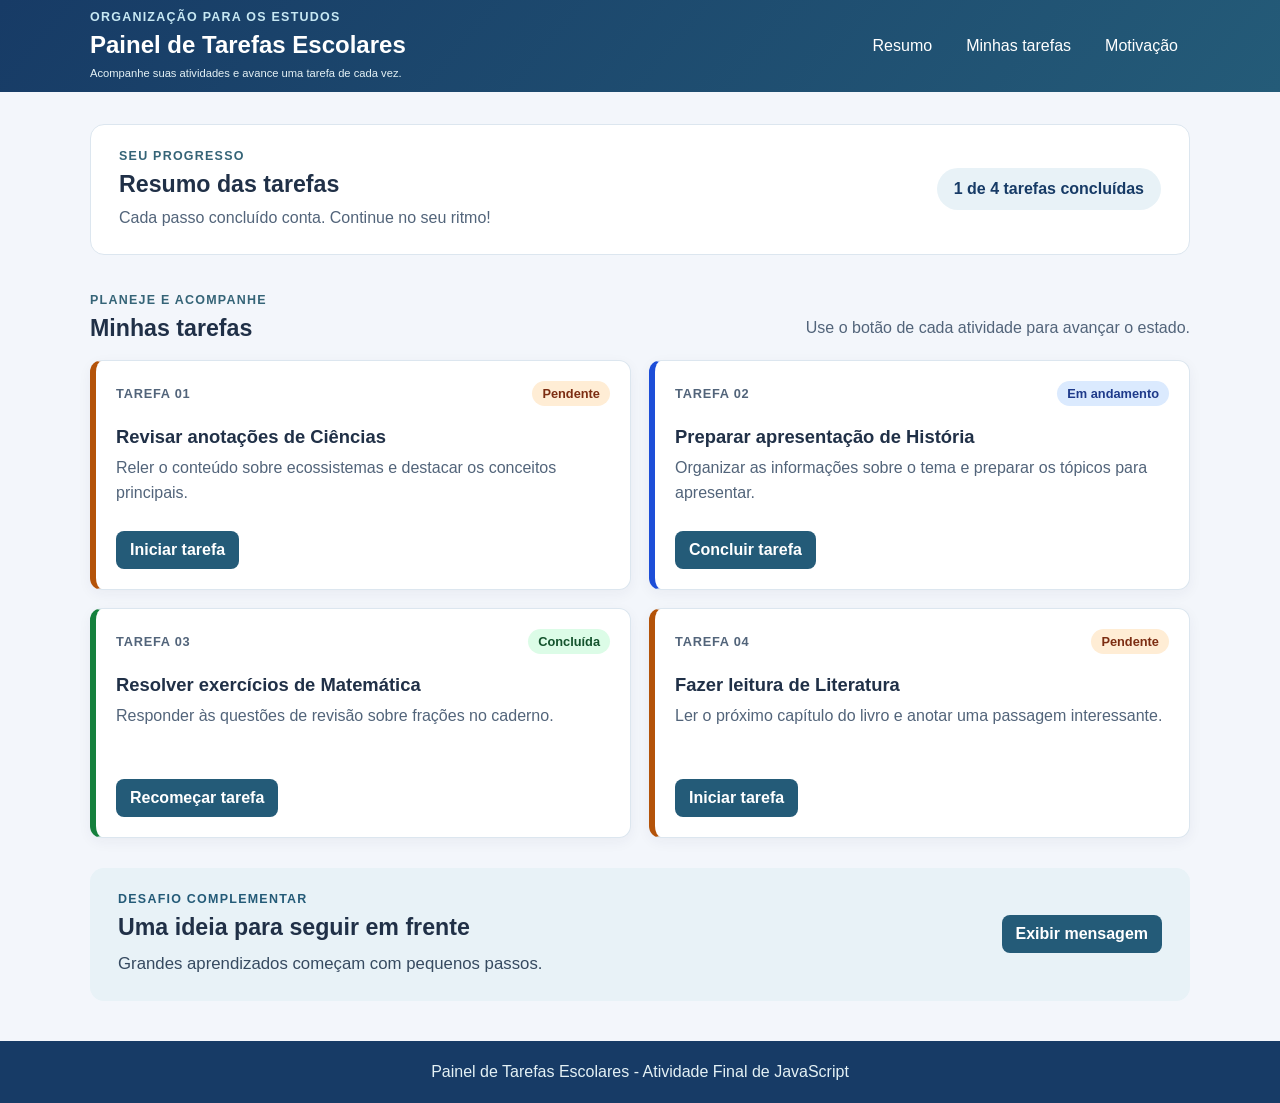
<file: atividade-javascript-final/index.html>
﻿<!DOCTYPE html>
<html lang="pt-BR">

<head>
    <meta charset="UTF-8">
    <meta name="viewport" content="width=device-width, initial-scale=1.0">
    <meta name="description" content="Organize e acompanhe o andamento de tarefas escolares.">
    <title>Atividade Final de JS - Painel de Tarefas Escolares</title>
    <link rel="stylesheet" href="css/estilos.css">
</head>

<body>
    <header class="cabecalho">
        <div class="cabecalho-conteudo">
            <div class="cabecalho-apresentacao">
                <p class="cabecalho-etiqueta">Organização para os estudos</p>
                <h1>Painel de Tarefas Escolares</h1>
                <p class="cabecalho-descricao">
                    Acompanhe suas atividades e avance uma tarefa de cada vez.
                </p>
            </div>

            <div class="navegacao">
                <nav class="menu-navegacao" id="menu-navegacao">
                    <a href="#resumo">Resumo</a>
                    <a href="#tarefas">Minhas tarefas</a>
                    <a href="#motivacao">Motivação</a>
                </nav>
            </div>
        </div>
    </header>

    <main class="conteudo">
        <section class="resumo" id="resumo">
            <div>
                <p class="secao-etiqueta">Seu progresso</p>
                <h2>Resumo das tarefas</h2>
                <p class="resumo-orientacao">Cada passo concluído conta. Continue no seu ritmo!</p>
            </div>
            <!-- No JavaScript, atualize este texto com a quantidade de tarefas concluídas. -->
            <p class="contador" id="contador-tarefas">
                1 de 4 tarefas concluídas
            </p>
        </section>

        <section class="secao-tarefas" id="tarefas">
            <div class="secao-cabecalho">
                <div>
                    <p class="secao-etiqueta">Planeje e acompanhe</p>
                    <h2>Minhas tarefas</h2>
                </div>
                <p class="secao-dica">Use o botão de cada atividade para avançar o estado.</p>
            </div>

            <div class="lista-tarefas">
                <!-- Cada article é um card. As classes tarefa-* indicam o estado inicial.
                     Em cada card, o JavaScript deverá atualizar o indicador e o botão. -->
                <article class="tarefa tarefa-pendente" id="tarefa-1">
                    <div class="tarefa-cabecalho">
                        <span class="tarefa-numero">Tarefa 01</span>
                        <!-- O JavaScript atualiza o texto e a classe estado-* deste indicador. -->
                        <span class="indicador-estado estado-pendente">Pendente</span>
                    </div>
                    <h3>Revisar anotações de Ciências</h3>
                    <p>Reler o conteúdo sobre ecossistemas e destacar os conceitos principais.</p>
                    <!-- Ao clicar, avance o estado deste card e atualize o contador. -->
                    <button class="botao-avancar" type="button">Iniciar tarefa</button>
                </article>

                <article class="tarefa tarefa-andamento" id="tarefa-2">
                    <div class="tarefa-cabecalho">
                        <span class="tarefa-numero">Tarefa 02</span>
                        <span class="indicador-estado estado-andamento">Em andamento</span>
                    </div>
                    <h3>Preparar apresentação de História</h3>
                    <p>Organizar as informações sobre o tema e preparar os tópicos para apresentar.</p>
                    <button class="botao-avancar" type="button">Concluir tarefa</button>
                </article>

                <article class="tarefa tarefa-concluida" id="tarefa-3">
                    <div class="tarefa-cabecalho">
                        <span class="tarefa-numero">Tarefa 03</span>
                        <span class="indicador-estado estado-concluida">Concluída</span>
                    </div>
                    <h3>Resolver exercícios de Matemática</h3>
                    <p>Responder às questões de revisão sobre frações no caderno.</p>
                    <button class="botao-avancar" type="button">Recomeçar tarefa</button>
                </article>

                <article class="tarefa tarefa-pendente" id="tarefa-4">
                    <div class="tarefa-cabecalho">
                        <span class="tarefa-numero">Tarefa 04</span>
                        <span class="indicador-estado estado-pendente">Pendente</span>
                    </div>
                    <h3>Fazer leitura de Literatura</h3>
                    <p>Ler o próximo capítulo do livro e anotar uma passagem interessante.</p>
                    <button class="botao-avancar" type="button">Iniciar tarefa</button>
                </article>
            </div>
        </section>

        <section class="motivacao" id="motivacao">
            <div class="motivacao-texto">
                <p class="secao-etiqueta">Desafio complementar</p>
                <h2>Uma ideia para seguir em frente</h2>
                <!-- O JavaScript pode substituir este texto por uma frase aleatória. -->
                <p class="mensagem-motivacional" id="mensagem-motivacional">
                    Grandes aprendizados começam com pequenos passos.
                </p>
            </div>
            <!-- Ao clicar, escolha e exiba uma mensagem motivacional. -->
            <button class="botao-motivacao" id="botao-motivacao" type="button">
                Exibir mensagem
            </button>
        </section>
    </main>

    <footer class="rodape">
        <p>Painel de Tarefas Escolares - Atividade Final de JavaScript</p>
    </footer>

    <script src="js/script.js"></script>
</body>

</html>
</file>
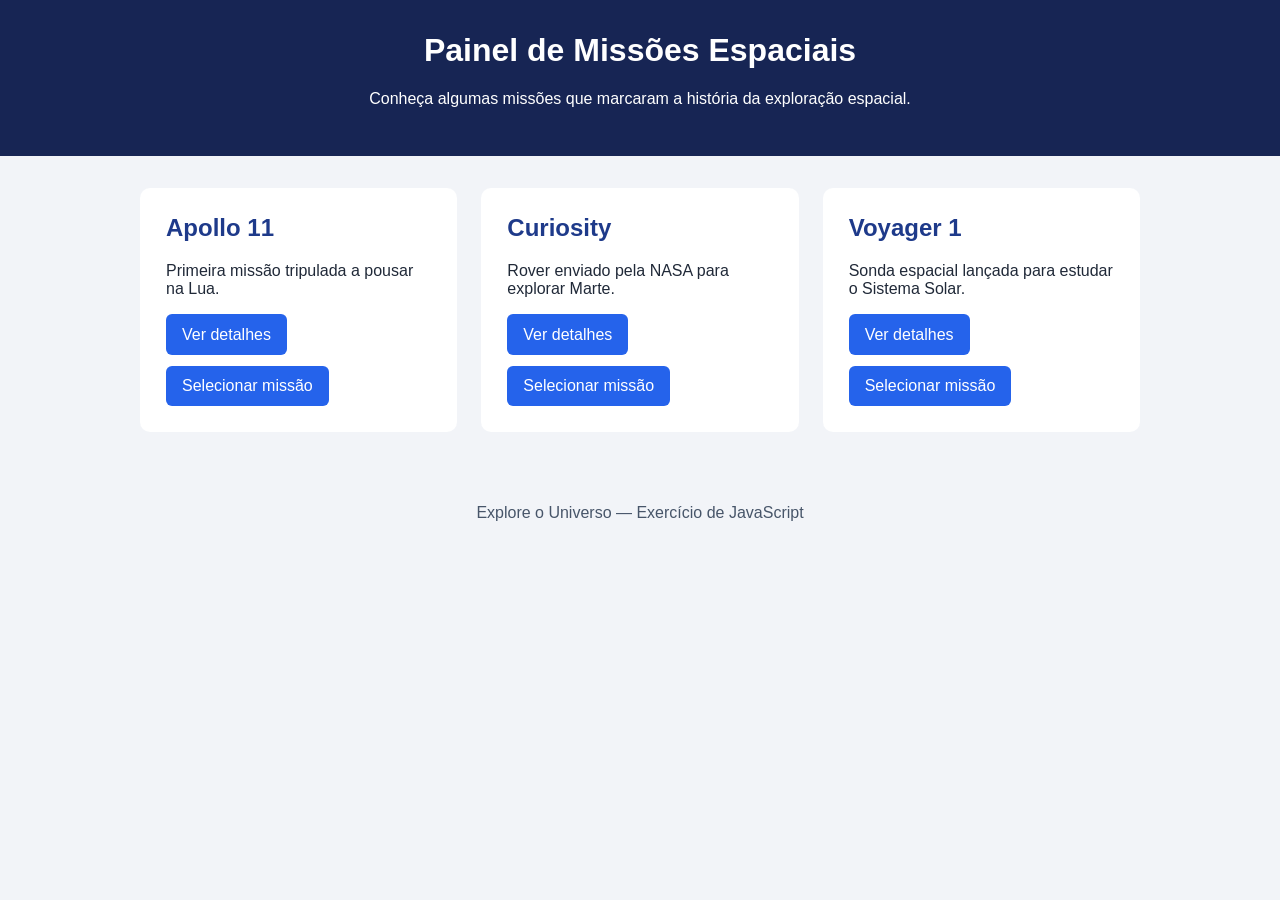
<file: exercicio04-javascript/index.html>
<!DOCTYPE html>
<html lang="pt-br">
<head>
    <meta charset="UTF-8">
    <meta name="viewport" content="width=device-width, initial-scale=1.0">
    <title>Painel de Missões Espaciais</title>
    <link rel="stylesheet" href="css/estilos.css">
</head>

<body>
    <header>
        <h1>Painel de Missões Espaciais</h1>
        <p>Conheça algumas missões que marcaram a história da exploração espacial. </p>
    </header>

    <main>
        <div class="lista-missoes">  
            <article class="missao">
                <h2>Apollo 11</h2>
                <p>Primeira missão tripulada a pousar na Lua.</p>
                
		<!-- Faça o parágrafo de detalhes começar escondido -->
                <p class="detalhes" hidden>
                    A Apollo 11 chegou à Lua em julho de 1969.
                    Neil Armstrong e Buzz Aldrin caminharam pela
                    superfície lunar.
                </p>

                <div class="acoes">
                    <button class="botao-detalhes">Ver detalhes</button>
                    <button class="botao-selecionar"> Selecionar missão </button>
                </div>
            </article>

            <article class="missao">
                <h2>Curiosity</h2>
                <p> Rover enviado pela NASA para explorar Marte. </p>
				
		<!-- Faça o parágrafo de detalhes começar escondido -->
                <p class="detalhes" hidden>
                    O rover Curiosity pousou em Marte em 2012
                    e investiga as condições ambientais e
                    geológicas do planeta.
                </p>
                
                <div class="acoes">
                    <button class="botao-detalhes">Ver detalhes</button>
                    <button class="botao-selecionar"> Selecionar missão</button>
                </div>
            </article>

            
            <article class="missao">
                <h2>Voyager 1</h2>
                <p>Sonda espacial lançada para estudar o Sistema Solar.</p>
                
		<!-- Faça o parágrafo de detalhes começar escondido -->
                <p class="detalhes" hidden>
                    A Voyager 1 foi lançada em 1977 e atualmente
                    está viajando pelo espaço interestelar.
                </p>
                
                <div class="acoes">
                    <button class="botao-detalhes">Ver detalhes</button>
                    <button class="botao-selecionar">Selecionar missão</button>
                </div>
            </article>

        </div>

    </main>
    
    <footer>
        <p>Explore o Universo — Exercício de JavaScript</p>
    </footer>


  <!-- NÃO SE ESQUEÇA DE ADICIONAR O JAVASCRIPT AQUI NO FINAL DA PÁGINA USANDO A TAG script -->

  <script src="js/script-exercicio.js"></script>
</body>
</html>
</file>
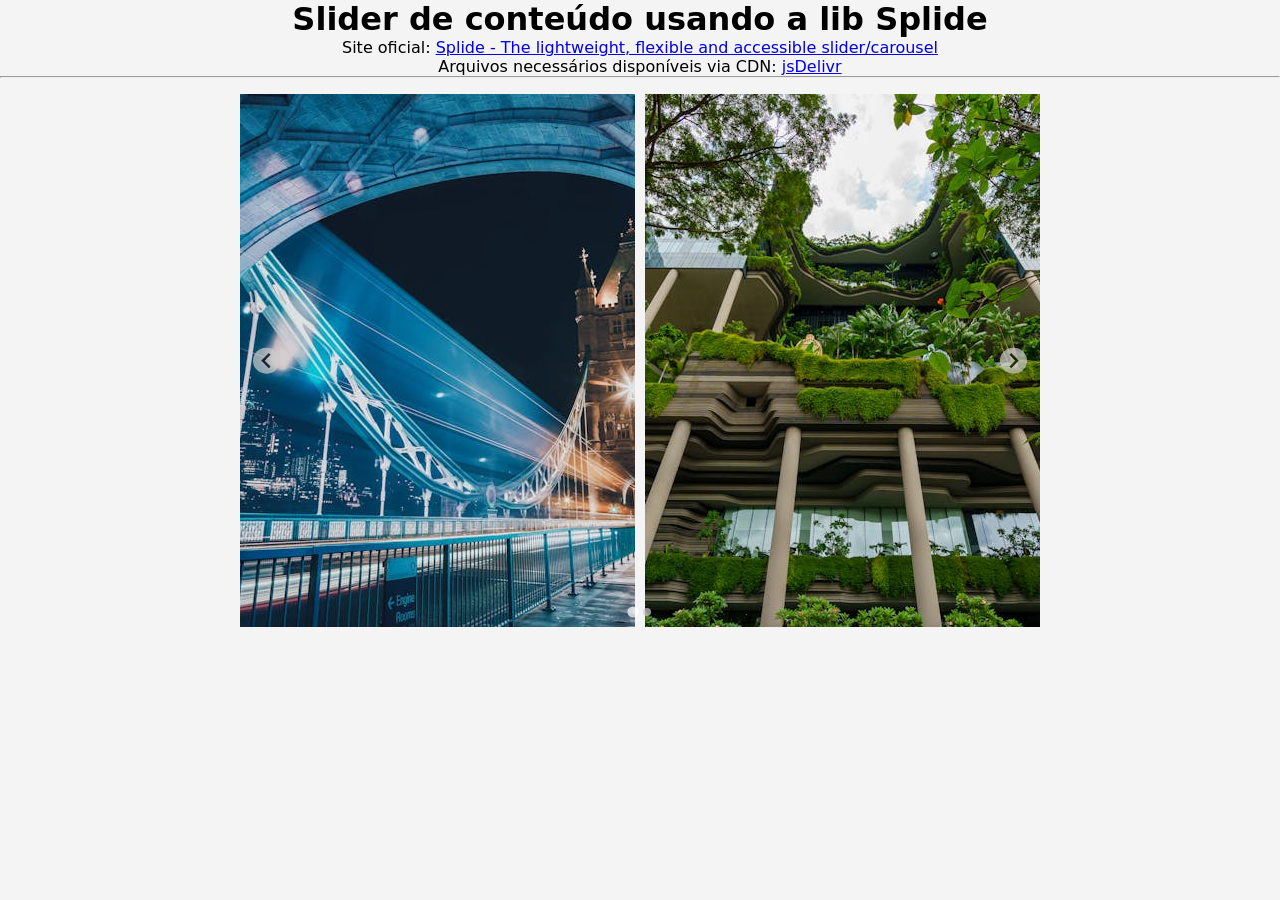
<file: slider/index.html>
<!DOCTYPE html>
<html lang="pt-br">
 
<head>
  <meta charset="UTF-8">
  <meta name="viewport" content="width=device-width, initial-scale=1.0">
  <title>Slider com Splide</title>
  <link rel="stylesheet" href="https://cdn.jsdelivr.net/npm/@splidejs/splide@4.1.4/dist/css/splide.min.css">
  <link rel="stylesheet" href="css/estilos.css">
</head>
 
<body>
 
  <h1>Slider de conteúdo usando a lib Splide</h1>
  <p>
    Site oficial:
    <a href="https://splidejs.com/" target="_blank">Splide - The lightweight, flexible and accessible slider/carousel</a>
  </p>
  <p>
    Arquivos necessários disponíveis via CDN:
    <a href="https://www.jsdelivr.com/package/npm/@splidejs/splide" target="_blank">jsDelivr</a>
  </p>
 
  <hr>
 
  <div class="slider">
 
    <section class="splide" aria-label="Splide Basic HTML Example">
  <div class="splide__track">
    <ul class="splide__list">
      <li class="splide__slide"><img src="imagens/slider-foto01.jpg" alt=""></li>
      <li class="splide__slide"><img src="imagens/slider-foto02.jpg" alt=""></li>
      <li class="splide__slide"><img src="imagens/slider-foto03.jpg" alt=""></li>
    </ul>
  </div>
</section>
 
  </div>
 
<script src="https://cdn.jsdelivr.net/npm/@splidejs/splide@4.1.4/dist/js/splide.min.js"></script>
 
<script src="js/slider.js"></script>
 
</body>
 
</html>
</file>
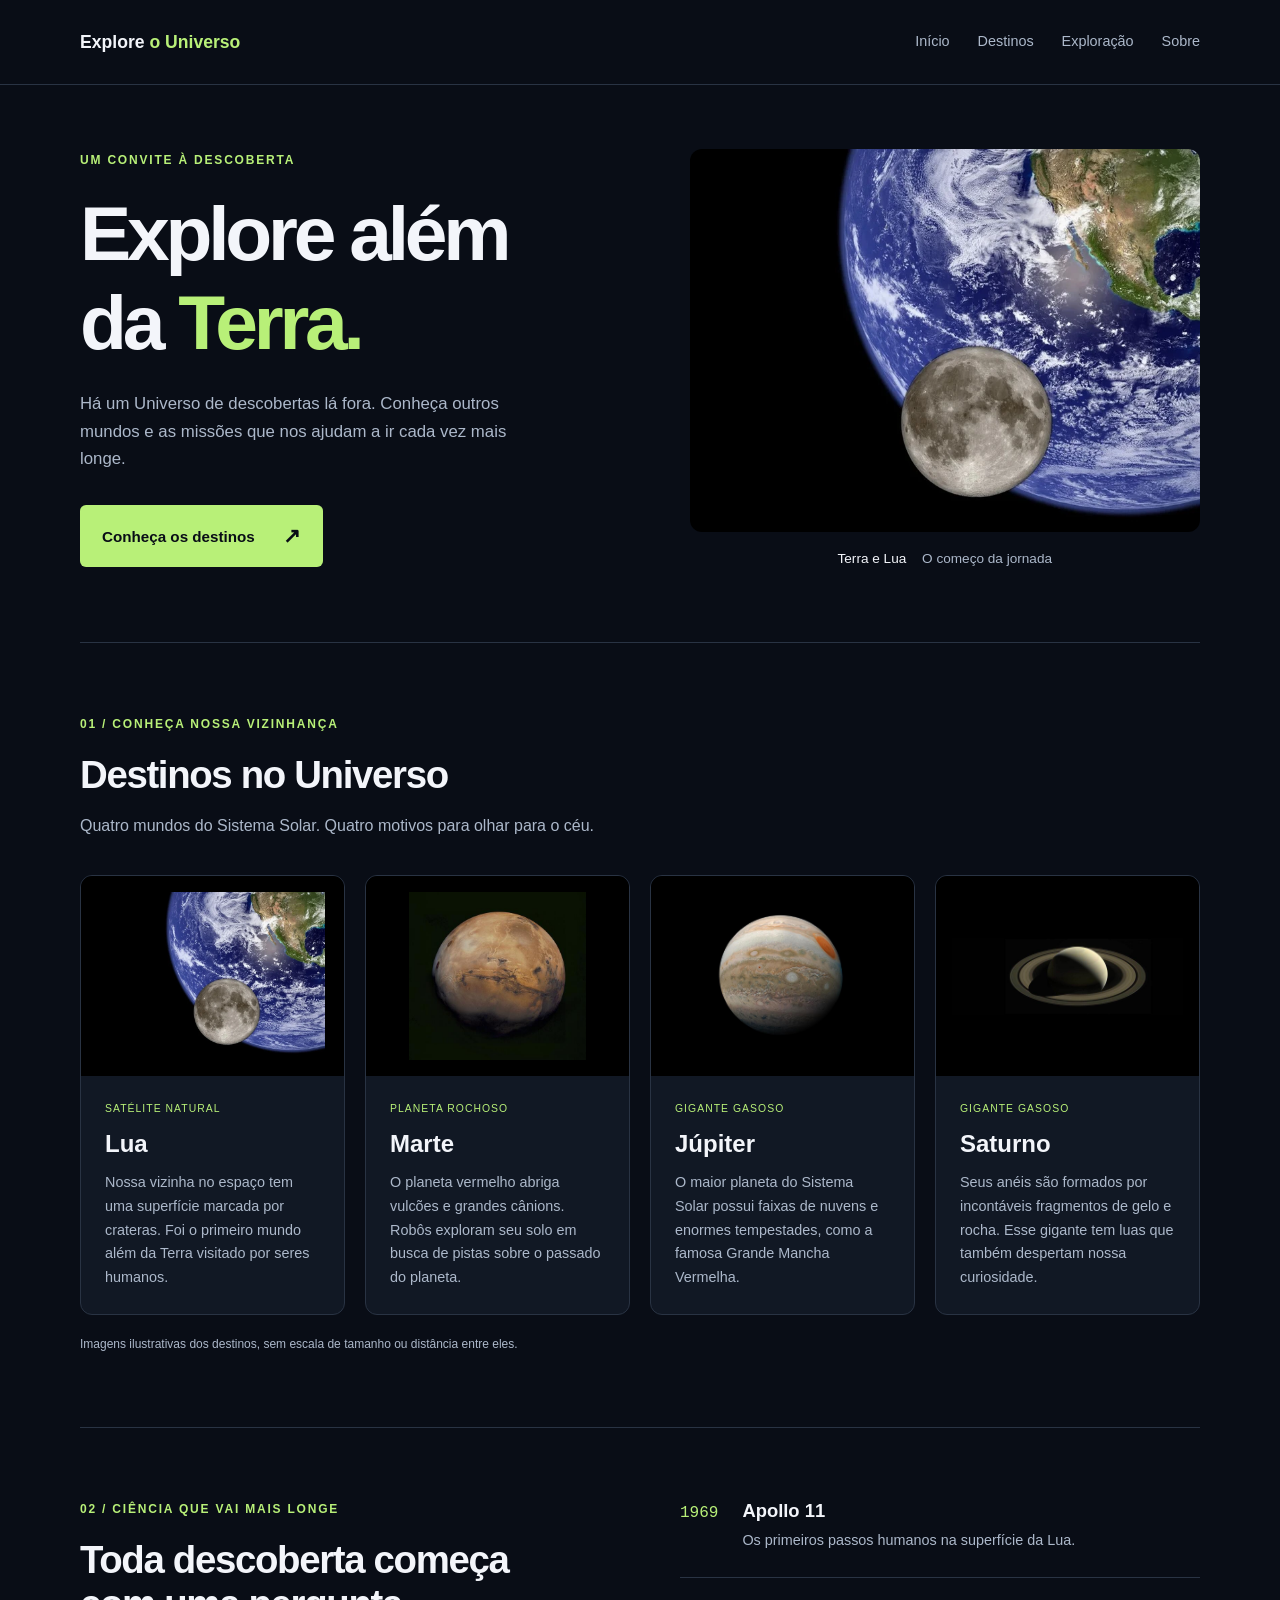
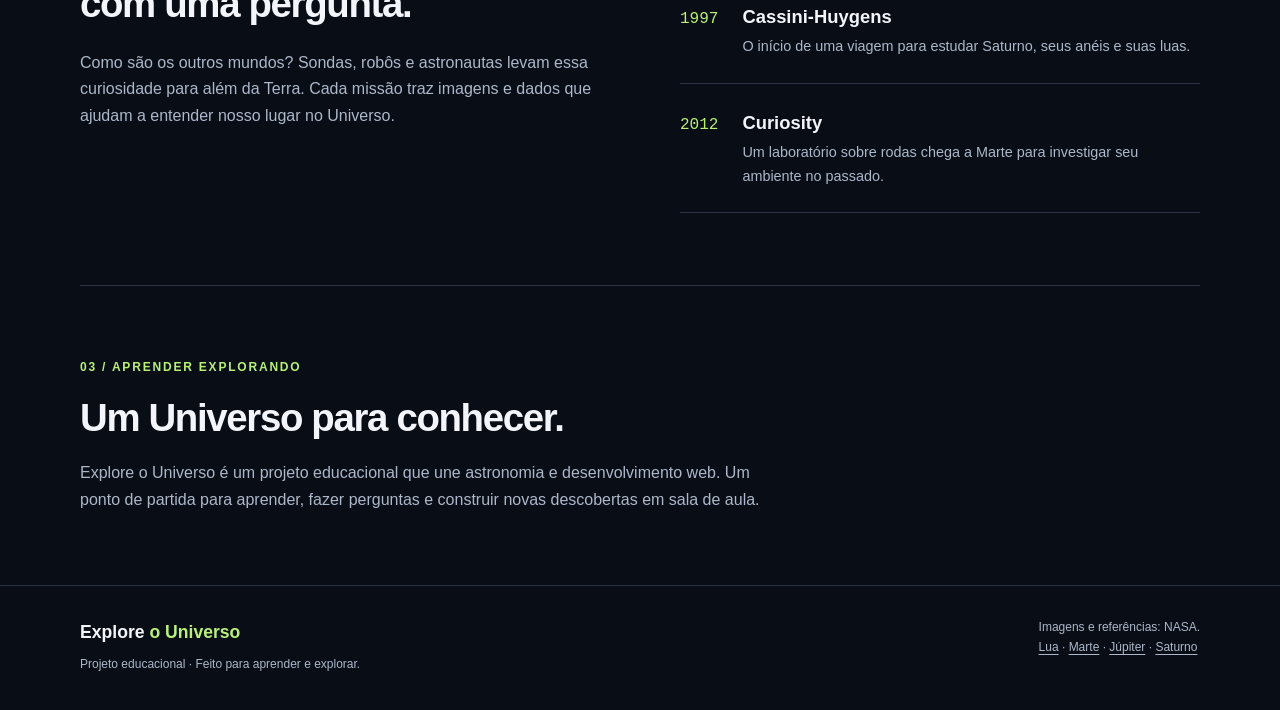
<file: versao0/index.html>
<!DOCTYPE html>
<html lang="pt-BR">
<head>
  <meta charset="UTF-8">
  <meta name="viewport" content="width=device-width, initial-scale=1.0">
  <meta name="description" content="Conheça a Lua, Marte, Júpiter e Saturno e descubra um pouco da história da exploração espacial.">
  <title>Explore o Universo</title>
  <link rel="stylesheet" href="css/estilos.css">
</head>
<body>
  <header class="cabecalho">
    <div class="container cabecalho-conteudo">
      <h1 class="marca"><a href="#inicio">Explore <span>o Universo</span></a></h1>
      <nav aria-label="Navegação principal">
        <ul class="menu">
          <li><a href="#inicio">Início</a></li>
          <li><a href="#destinos">Destinos</a></li>
          <li><a href="#exploracao">Exploração</a></li>
          <li><a href="#sobre">Sobre</a></li>
        </ul>
      </nav>
    </div>
  </header>

  <main>
    <section class="destaque container" id="inicio" aria-labelledby="titulo-destaque">
      <div class="destaque-texto">
        <p class="etiqueta">Um convite à descoberta</p>
        <h2 id="titulo-destaque">Explore além<br>da <span>Terra.</span></h2>
        <p class="introducao">Há um Universo de descobertas lá fora. Conheça outros mundos e as missões que nos ajudam a ir cada vez mais longe.</p>
        <a class="botao" href="#destinos">Conheça os destinos <span aria-hidden="true">↗</span></a>
      </div>
      <figure class="destaque-imagem">
        <img src="img/lua.webp" alt="Composição mostrando a Lua em primeiro plano e a Terra ao fundo." width="1000" height="750">
        <figcaption>Terra e Lua <span>O começo da jornada</span></figcaption>
      </figure>
    </section>

    <section class="destinos secao container" id="destinos" aria-labelledby="titulo-destinos">
      <p class="etiqueta">01 / Conheça nossa vizinhança</p>
      <h2 id="titulo-destinos">Destinos no Universo</h2>
      <p class="descricao-secao">Quatro mundos do Sistema Solar. Quatro motivos para olhar para o céu.</p>

      <div class="grade-destinos">
        <article class="card-destino">
          <img src="img/lua.webp" alt="Lua com áreas claras e escuras, em uma composição com a Terra ao fundo." width="760" height="570">
          <div class="card-conteudo">
            <p class="categoria">Satélite natural</p>
            <h3>Lua</h3>
            <p class="descricao-card">Nossa vizinha no espaço tem uma superfície marcada por crateras. Foi o primeiro mundo além da Terra visitado por seres humanos.</p>
          </div>
        </article>

        <article class="card-destino">
          <img src="img/marte.jpg" alt="Marte visto do espaço, com superfície em tons avermelhados." width="506" height="480">
          <div class="card-conteudo">
            <p class="categoria">Planeta rochoso</p>
            <h3>Marte</h3>
            <p class="descricao-card">O planeta vermelho abriga vulcões e grandes cânions. Robôs exploram seu solo em busca de pistas sobre o passado do planeta.</p>
          </div>
        </article>

        <article class="card-destino">
          <img src="img/jupiter.jpg" alt="Júpiter com faixas de nuvens e uma grande tempestade oval." width="750" height="750">
          <div class="card-conteudo">
            <p class="categoria">Gigante gasoso</p>
            <h3>Júpiter</h3>
            <p class="descricao-card">O maior planeta do Sistema Solar possui faixas de nuvens e enormes tempestades, como a famosa Grande Mancha Vermelha.</p>
          </div>
        </article>

        <article class="card-destino">
          <img src="img/saturno.jpg" alt="Saturno envolvido por seus amplos anéis, contra o fundo escuro do espaço." width="960" height="320">
          <div class="card-conteudo">
            <p class="categoria">Gigante gasoso</p>
            <h3>Saturno</h3>
            <p class="descricao-card">Seus anéis são formados por incontáveis fragmentos de gelo e rocha. Esse gigante tem luas que também despertam nossa curiosidade.</p>
          </div>
        </article>
      </div>
      <p class="nota">Imagens ilustrativas dos destinos, sem escala de tamanho ou distância entre eles.</p>
    </section>

    <section class="exploracao secao container" id="exploracao" aria-labelledby="titulo-exploracao">
      <div>
        <p class="etiqueta">02 / Ciência que vai mais longe</p>
        <h2 id="titulo-exploracao">Toda descoberta começa com uma pergunta.</h2>
        <p>Como são os outros mundos? Sondas, robôs e astronautas levam essa curiosidade para além da Terra. Cada missão traz imagens e dados que ajudam a entender nosso lugar no Universo.</p>
      </div>
      <ol class="missoes" aria-label="Marcos da exploração espacial">
        <li><span class="ano">1969</span><div><h3>Apollo 11</h3><p>Os primeiros passos humanos na superfície da Lua.</p></div></li>
        <li><span class="ano">1997</span><div><h3>Cassini-Huygens</h3><p>O início de uma viagem para estudar Saturno, seus anéis e suas luas.</p></div></li>
        <li><span class="ano">2012</span><div><h3>Curiosity</h3><p>Um laboratório sobre rodas chega a Marte para investigar seu ambiente no passado.</p></div></li>
      </ol>
    </section>

    <section class="sobre secao container" id="sobre" aria-labelledby="titulo-sobre">
      <p class="etiqueta">03 / Aprender explorando</p>
      <h2 id="titulo-sobre">Um Universo para conhecer.</h2>
      <p>Explore o Universo é um projeto educacional que une astronomia e desenvolvimento web. Um ponto de partida para aprender, fazer perguntas e construir novas descobertas em sala de aula.</p>
    </section>
  </main>

  <footer class="rodape">
    <div class="container rodape-conteudo">
      <div><p class="marca">Explore <span>o Universo</span></p><p class="texto-rodape">Projeto educacional · Feito para aprender e explorar.</p></div>
      <p class="creditos">Imagens e referências: NASA.<br>
        <a href="https://science.nasa.gov/moon/">Lua</a> ·
        <a href="https://science.nasa.gov/mars/">Marte</a> ·
        <a href="https://science.nasa.gov/jupiter/">Júpiter</a> ·
        <a href="https://science.nasa.gov/saturn/">Saturno</a>
      </p>
    </div>
  </footer>
</body>
</html>
</file>
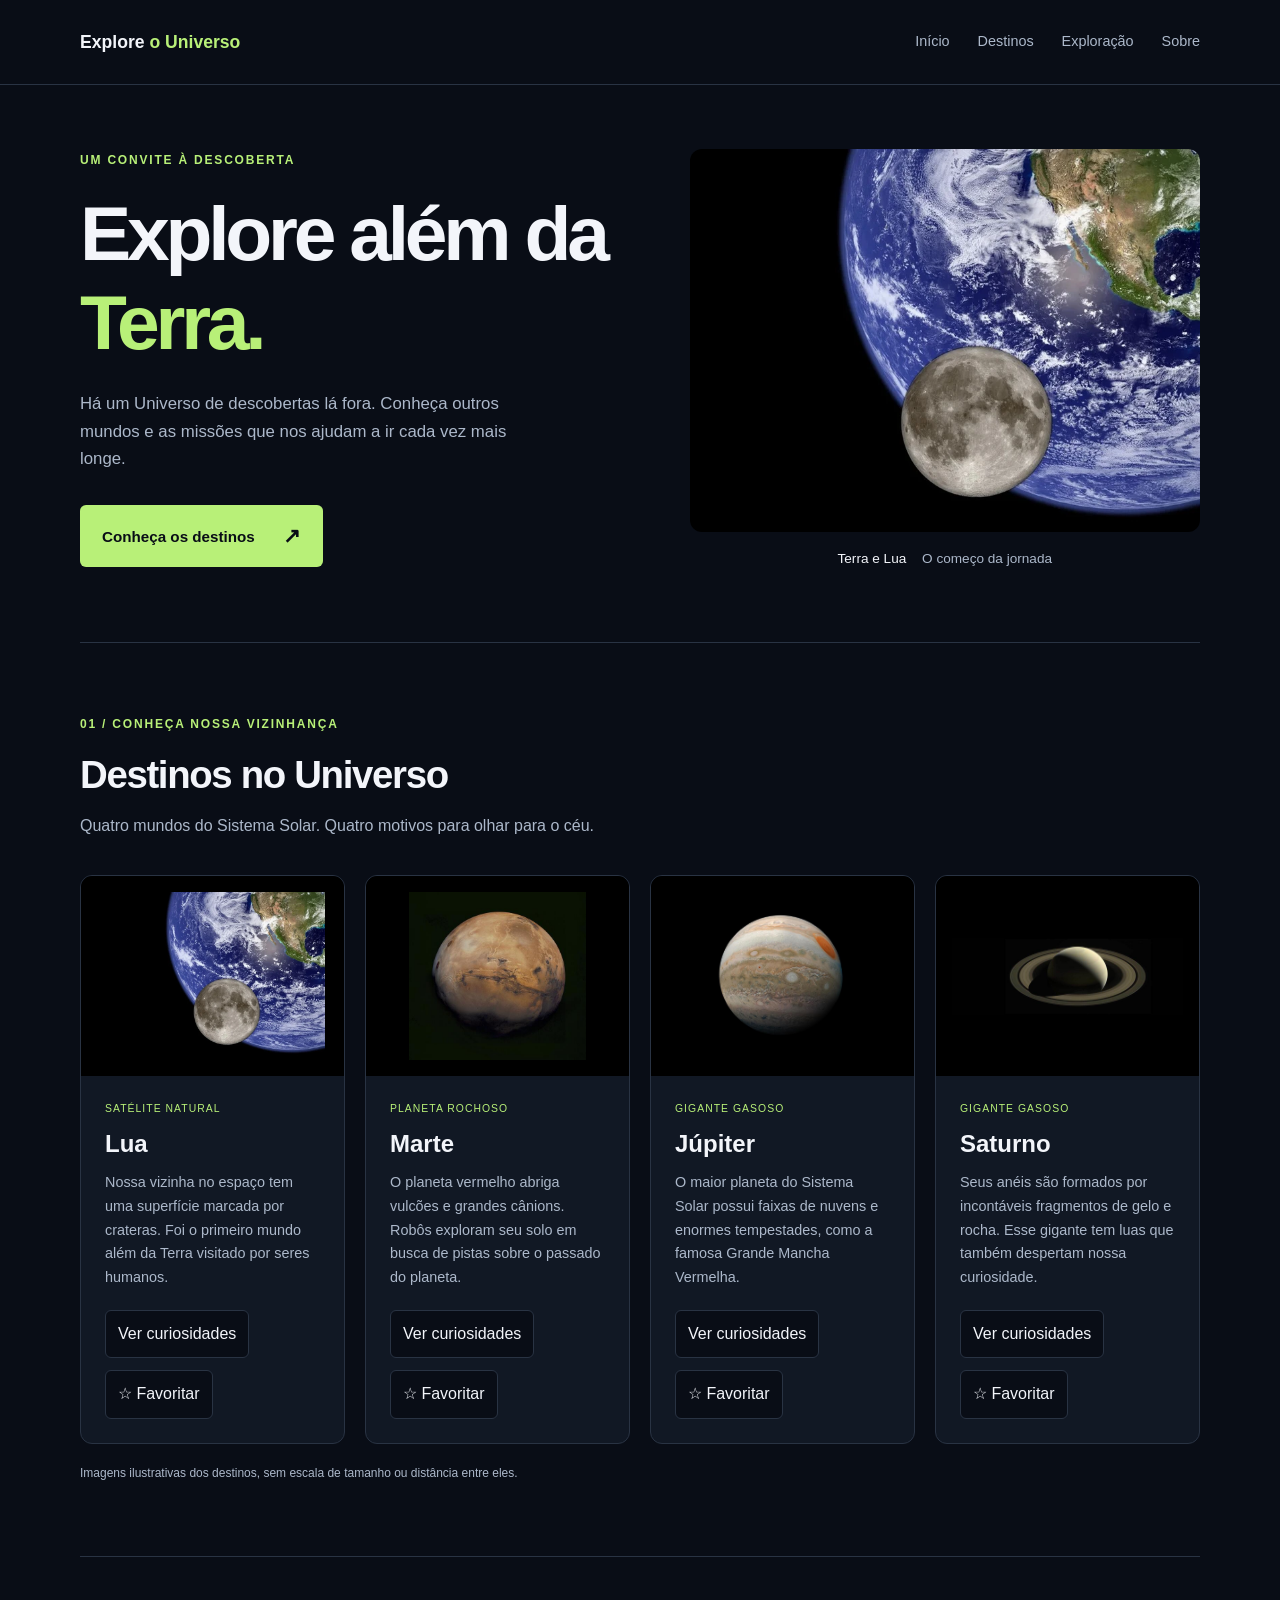
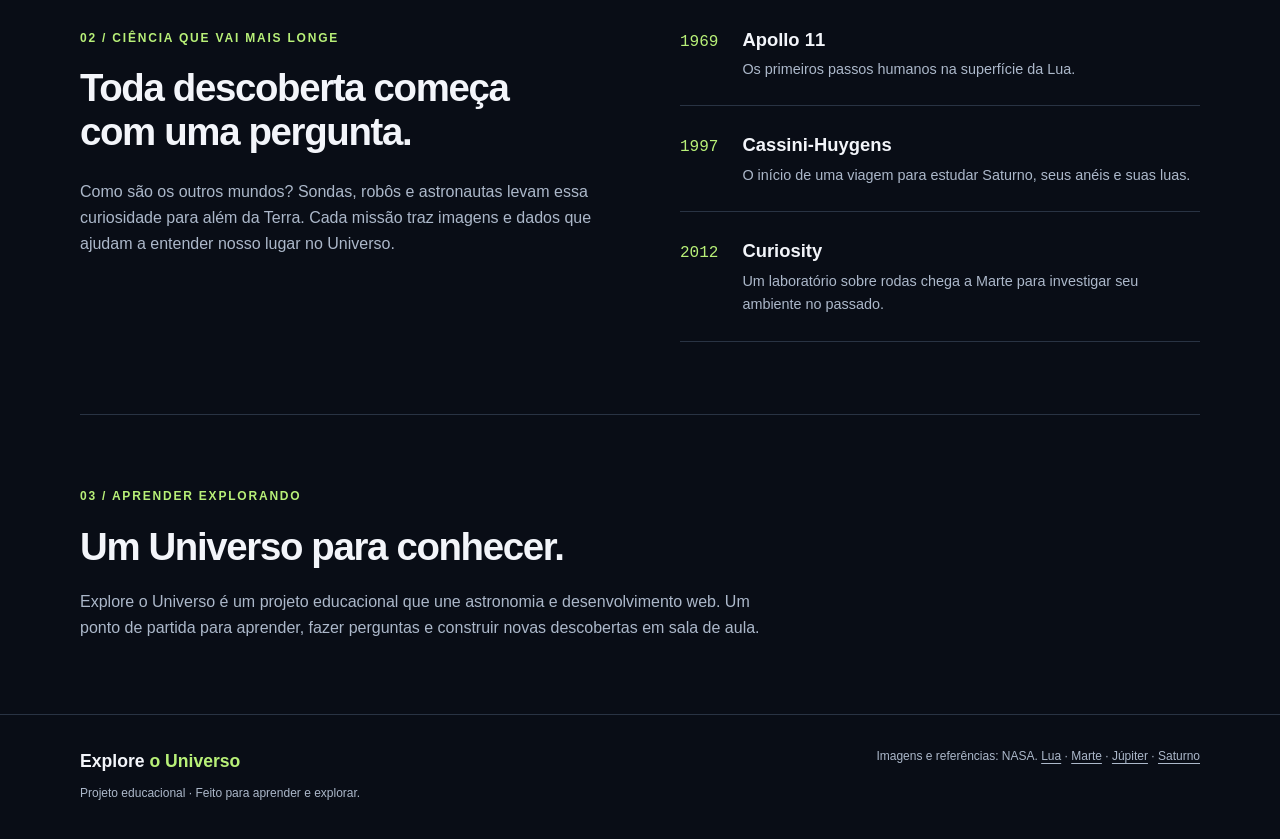
<file: versao1/index.html>
<!DOCTYPE html>
<html lang="pt-BR">
<head>
  <meta charset="UTF-8">
  <meta name="viewport" content="width=device-width, initial-scale=1.0">
  <meta name="description" content="Conheça a Lua, Marte, Júpiter e Saturno e descubra um pouco da história da exploração espacial.">
  <title>Explore o Universo</title>
  <link rel="stylesheet" href="css/estilos.css">
</head>
<body>
  <header class="cabecalho">
    <div class="container cabecalho-conteudo">
      <h1 class="marca"><a href="#inicio">Explore <span>o Universo</span></a></h1>
      <nav aria-label="Navegação principal">
        <ul class="menu">
          <li><a href="#inicio">Início</a></li>
          <li><a href="#destinos">Destinos</a></li>
          <li><a href="#exploracao">Exploração</a></li>
          <li><a href="#sobre">Sobre</a></li>
        </ul>
      </nav>
    </div>
  </header>

  <main>
    <section class="destaque container" id="inicio" aria-labelledby="titulo-destaque">
      <div class="destaque-texto">
        <p class="etiqueta">Um convite à descoberta</p>
        <h2 id="titulo-destaque">Explore além
da <span>Terra.</span></h2>
        <p class="introducao">Há um Universo de descobertas lá fora. Conheça outros mundos e as missões que nos ajudam a ir cada vez mais longe.</p>
        <a class="botao" href="#destinos">Conheça os destinos <span aria-hidden="true">↗</span></a>
      </div>
      <figure class="destaque-imagem">
        <img src="img/lua.webp" alt="Composição mostrando a Lua em primeiro plano e a Terra ao fundo." width="1000" height="750">
        <figcaption>Terra e Lua <span>O começo da jornada</span></figcaption>
      </figure>
    </section>

    <section class="destinos secao container" id="destinos" aria-labelledby="titulo-destinos">
      <p class="etiqueta">01 / Conheça nossa vizinhança</p>
      <h2 id="titulo-destinos">Destinos no Universo</h2>
      <p class="descricao-secao">Quatro mundos do Sistema Solar. Quatro motivos para olhar para o céu.</p>

      <div class="grade-destinos">
        <article class="card-destino">
          <img src="img/lua.webp" alt="Lua com áreas claras e escuras, em uma composição com a Terra ao fundo." width="760" height="570">
          <div class="card-conteudo">
            <p class="categoria">Satélite natural</p>
            <h3>Lua</h3>
            <p class="descricao-card">Nossa vizinha no espaço tem uma superfície marcada por crateras. Foi o primeiro mundo além da Terra visitado por seres humanos.</p>

            <!-- Atributos aria-* 
             Recursos importantes para sinalizar/avisar ferramentas/tecnologias
             de acessibilidade sobre diferentes estados dos elementos da página -->
            <div class="acoes-card">
              <button type="button" class="botao-curiosidade" aria-expanded="false" aria-controls="curiosidade-lua">
                Ver curiosidades
              </button>
              <button type="button" class="botao-favorito" aria-pressed="false">
                ☆ Favoritar
              </button>
            </div>

            <p class="curiosidade" id="curiosidade-lua" hidden>
              A Lua leva aproximadamente 27 dias para dar uma volta ao redor da Terra.
            </p>
          </div>
        </article>

        <article class="card-destino">
          <img src="img/marte.jpg" alt="Marte visto do espaço, com superfície em tons avermelhados." width="506" height="480">
          <div class="card-conteudo">
            <p class="categoria">Planeta rochoso</p>
            <h3>Marte</h3>
            <p class="descricao-card">O planeta vermelho abriga vulcões e grandes cânions. Robôs exploram seu solo em busca de pistas sobre o passado do planeta.</p>

            <div class="acoes-card">
              <button type="button" class="botao-curiosidade" aria-expanded="false" aria-controls="curiosidade-marte">
                Ver curiosidades
              </button>
              <button type="button" class="botao-favorito" aria-pressed="false">
                ☆ Favoritar
              </button>
            </div>

            <p class="curiosidade" id="curiosidade-marte" hidden>
              Um dia em Marte dura cerca de 24 horas e 40 minutos.
            </p>
          </div>
        </article>

        <article class="card-destino">
          <img src="img/jupiter.jpg" alt="Júpiter com faixas de nuvens e uma grande tempestade oval." width="750" height="750">
          <div class="card-conteudo">
            <p class="categoria">Gigante gasoso</p>
            <h3>Júpiter</h3>
            <p class="descricao-card">O maior planeta do Sistema Solar possui faixas de nuvens e enormes tempestades, como a famosa Grande Mancha Vermelha.</p>
            <div class="acoes-card">
              <button type="button" class="botao-curiosidade" aria-expanded="false" aria-controls="curiosidade-jupiter">
                Ver curiosidades
              </button>
              <button type="button" class="botao-favorito" aria-pressed="false">
                ☆ Favoritar
              </button>
            </div>
            <p class="curiosidade" id="curiosidade-jupiter" hidden>
              Júpiter leva cerca de 12 anos terrestres para completar uma volta ao redor do Sol.
            </p>
          </div>
        </article>

        <article class="card-destino">
          <img src="img/saturno.jpg" alt="Saturno envolvido por seus amplos anéis, contra o fundo escuro do espaço." width="960" height="320">
          <div class="card-conteudo">
            <p class="categoria">Gigante gasoso</p>
            <h3>Saturno</h3>
            <p class="descricao-card">Seus anéis são formados por incontáveis fragmentos de gelo e rocha. Esse gigante tem luas que também despertam nossa curiosidade.</p>

            <div class="acoes-card">
              <button type="button" class="botao-curiosidade" aria-expanded="false" aria-controls="curiosidade-saturno">
                Ver curiosidades
              </button>
              <button type="button" class="botao-favorito" aria-pressed="false">
                ☆ Favoritar
              </button>
            </div>
            <p class="curiosidade" id="curiosidade-saturno" hidden>
              Saturno leva aproximadamente 29 anos terrestres para completar uma volta ao redor do Sol.
            </p>

          </div>
        </article>
      </div>
      <p class="nota">Imagens ilustrativas dos destinos, sem escala de tamanho ou distância entre eles.</p>
    </section>

    <section class="exploracao secao container" id="exploracao" aria-labelledby="titulo-exploracao">
      <div>
        <p class="etiqueta">02 / Ciência que vai mais longe</p>
        <h2 id="titulo-exploracao">Toda descoberta começa com uma pergunta.</h2>
        <p>Como são os outros mundos? Sondas, robôs e astronautas levam essa curiosidade para além da Terra. Cada missão traz imagens e dados que ajudam a entender nosso lugar no Universo.</p>
      </div>
      <ol class="missoes" aria-label="Marcos da exploração espacial">
        <li><span class="ano">1969</span><div><h3>Apollo 11</h3><p>Os primeiros passos humanos na superfície da Lua.</p></div></li>
        <li><span class="ano">1997</span><div><h3>Cassini-Huygens</h3><p>O início de uma viagem para estudar Saturno, seus anéis e suas luas.</p></div></li>
        <li><span class="ano">2012</span><div><h3>Curiosity</h3><p>Um laboratório sobre rodas chega a Marte para investigar seu ambiente no passado.</p></div></li>
      </ol>
    </section>

    <section class="sobre secao container" id="sobre" aria-labelledby="titulo-sobre">
      <p class="etiqueta">03 / Aprender explorando</p>
      <h2 id="titulo-sobre">Um Universo para conhecer.</h2>
      <p>Explore o Universo é um projeto educacional que une astronomia e desenvolvimento web. Um ponto de partida para aprender, fazer perguntas e construir novas descobertas em sala de aula.</p>
    </section>
  </main>

  <footer class="rodape">
    <div class="container rodape-conteudo">
      <div><p class="marca">Explore <span>o Universo</span></p><p class="texto-rodape">Projeto educacional · Feito para aprender e explorar.</p></div>
      <p class="creditos">Imagens e referências: NASA.

        <a href="https://science.nasa.gov/moon/">Lua</a> ·
        <a href="https://science.nasa.gov/mars/">Marte</a> ·
        <a href="https://science.nasa.gov/jupiter/">Júpiter</a> ·
        <a href="https://science.nasa.gov/saturn/">Saturno</a>
      </p>
    </div>
  </footer>

  <script src="js/script.js"></script>  

</body>
</html>
</file>
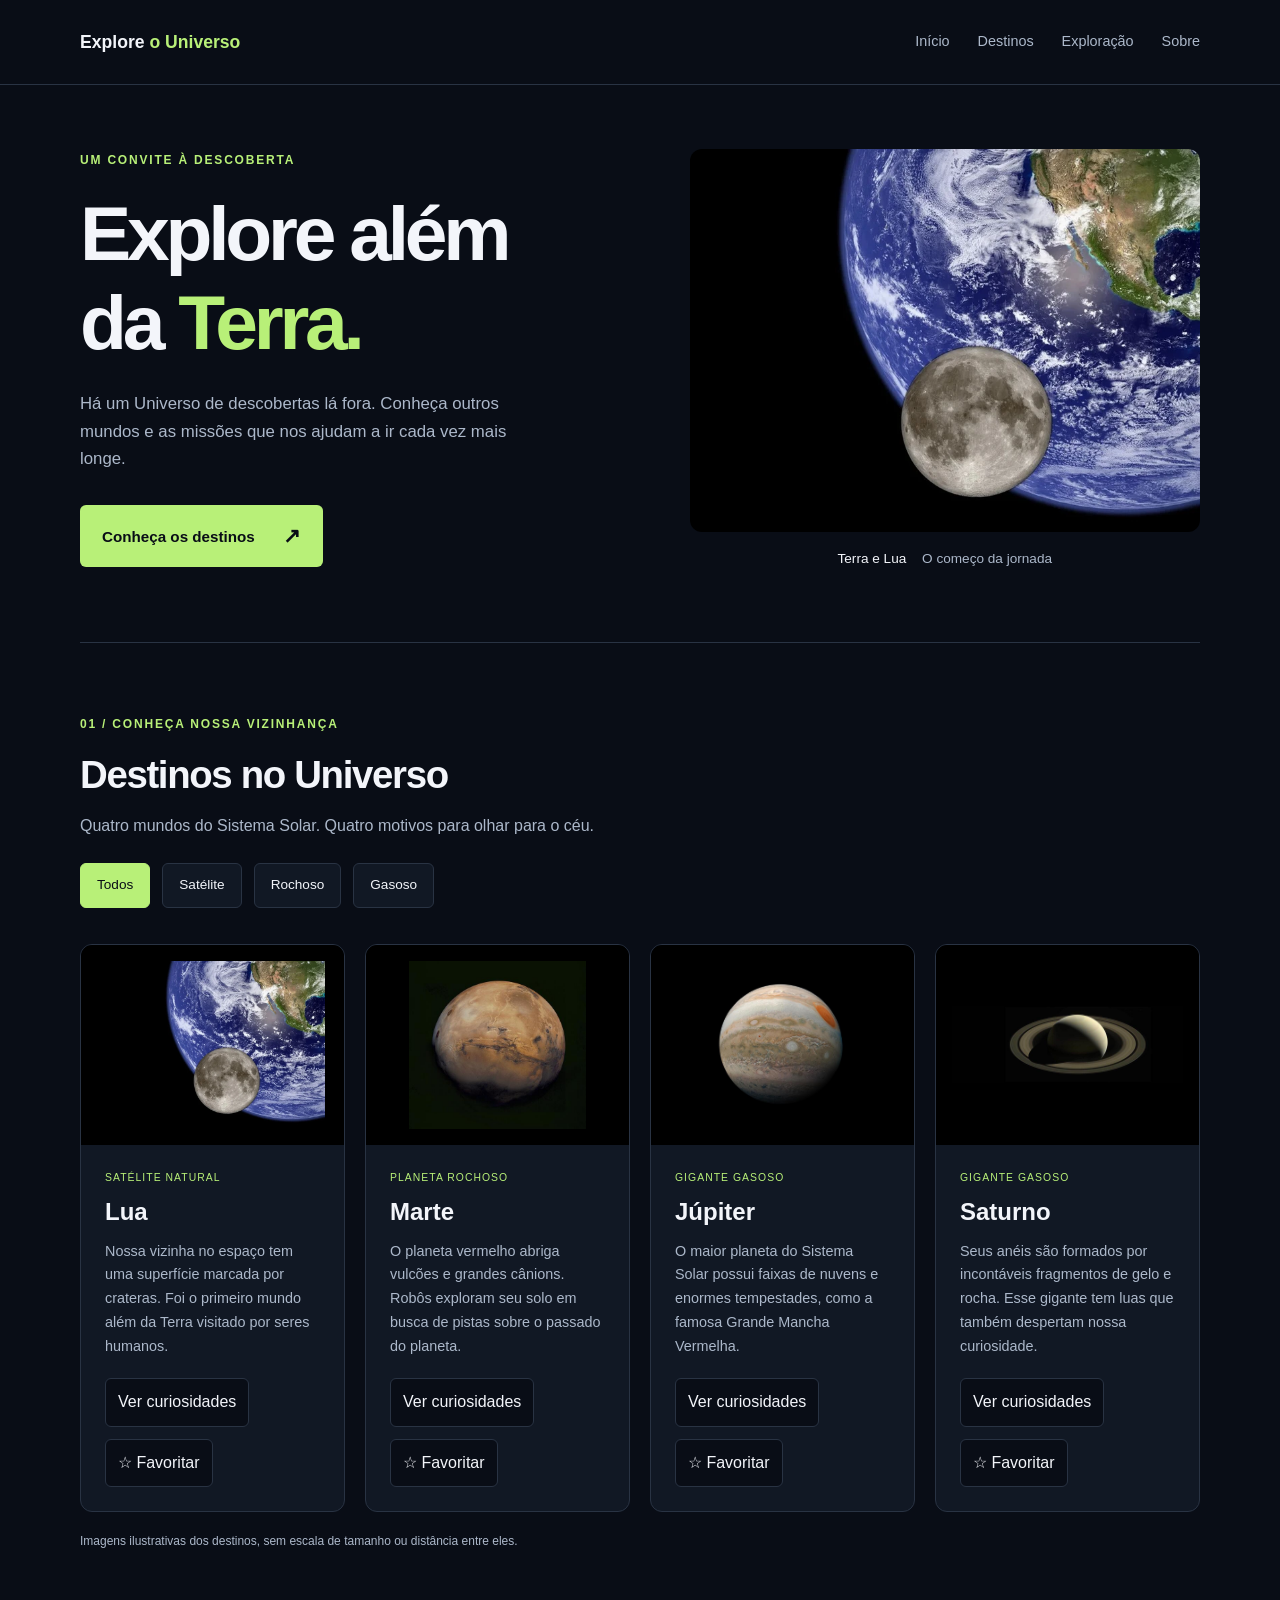
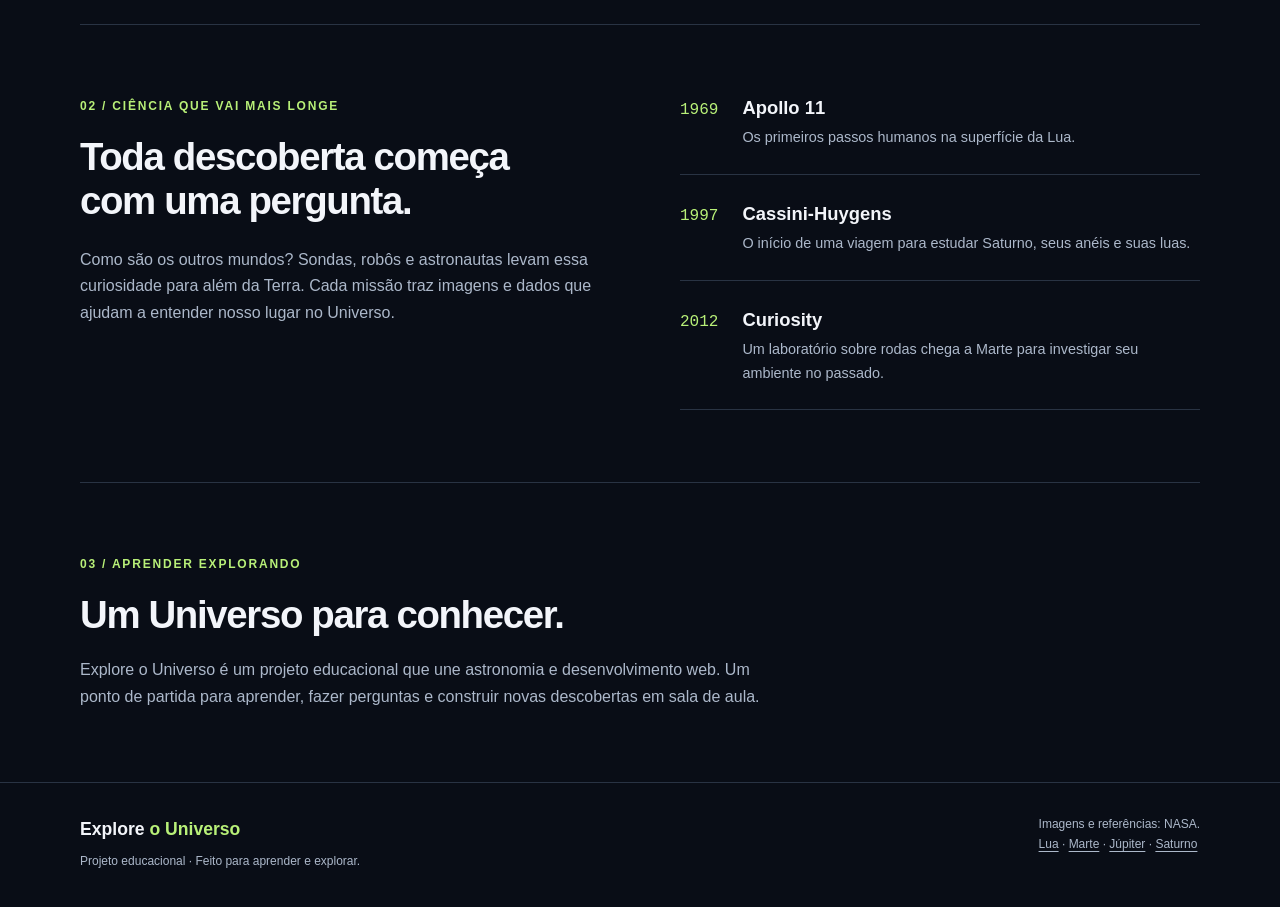
<file: versao2/index.html>
<!DOCTYPE html>
<html lang="pt-BR">
<head>
  <meta charset="UTF-8">
  <meta name="viewport" content="width=device-width, initial-scale=1.0">
  <meta name="description" content="Conheça a Lua, Marte, Júpiter e Saturno e descubra um pouco da história da exploração espacial.">
  <title>Explore o Universo</title>
  <link rel="stylesheet" href="css/estilos.css">
</head>
<body>
  <header class="cabecalho">
    <div class="container cabecalho-conteudo">
      <h1 class="marca"><a href="#inicio">Explore <span>o Universo</span></a></h1>
      <nav aria-label="Navegação principal">
        <ul class="menu">
          <li><a href="#inicio">Início</a></li>
          <li><a href="#destinos">Destinos</a></li>
          <li><a href="#exploracao">Exploração</a></li>
          <li><a href="#sobre">Sobre</a></li>
        </ul>
      </nav>
    </div>
  </header>
 
  <main>
    <section class="destaque container" id="inicio" aria-labelledby="titulo-destaque">
      <div class="destaque-texto">
        <p class="etiqueta">Um convite à descoberta</p>
        <h2 id="titulo-destaque">Explore além<br>da <span>Terra.</span></h2>
        <p class="introducao">Há um Universo de descobertas lá fora. Conheça outros mundos e as missões que nos ajudam a ir cada vez mais longe.</p>
        <a class="botao" href="#destinos">Conheça os destinos <span aria-hidden="true">↗</span></a>
      </div>
      <figure class="destaque-imagem">
        <img src="img/lua.webp" alt="Composição mostrando a Lua em primeiro plano e a Terra ao fundo." width="1000" height="750">
        <figcaption>Terra e Lua <span>O começo da jornada</span></figcaption>
      </figure>
    </section>
 
    <section class="destinos secao container" id="destinos" aria-labelledby="titulo-destinos">
      <p class="etiqueta">01 / Conheça nossa vizinhança</p>
      <h2 id="titulo-destinos">Destinos no Universo</h2>
      <p class="descricao-secao">Quatro mundos do Sistema Solar. Quatro motivos para olhar para o céu.</p>
 
      <!-- DIV com o papel/finalidade de um grupo de botões -->
      <!-- Usamos o aria-label para descrever/detalhar a finalidade
       desse grupo de botões -->
      <div class="filtros-destinos" role="group" aria-label="Filtrar destinos por categoria">
        <button data-filtro="todos" type="button" class="filtro-ativo" aria-pressed="true">Todos</button>
        <button data-filtro="satelite" type="button" aria-pressed="false">Satélite</button>
        <button data-filtro="rochoso" type="button" aria-pressed="false">Rochoso</button>
        <button data-filtro="gasoso" type="button" aria-pressed="false">Gasoso</button>
      </div>
 
      <div class="grade-destinos">
        <article class="card-destino" data-categoria="satelite">
          <img src="img/lua.webp" alt="Lua com áreas claras e escuras, em uma composição com a Terra ao fundo." width="760" height="570">
          <div class="card-conteudo">
            <p class="categoria">Satélite natural</p>
            <h3>Lua</h3>
            <p class="descricao-card">Nossa vizinha no espaço tem uma superfície marcada por crateras. Foi o primeiro mundo além da Terra visitado por seres humanos.</p>
 
            <!-- Atributos aria-*
             Recursos importantes para sinalizar/avisar ferramentas/tecnologias
             de acessibilidade sobre diferentes estados dos elementos da página -->
            <div class="acoes-card">
              <button type="button" class="botao-curiosidade" aria-expanded="false" aria-controls="curiosidade-lua">
                Ver curiosidades
              </button>
              <button type="button" class="botao-favorito" aria-pressed="false">
                ☆ Favoritar
              </button>
            </div>
 
            <p class="curiosidade" id="curiosidade-lua" hidden>
              A Lua leva aproximadamente 27 dias para dar uma volta ao redor da Terra.
            </p>
          </div>
        </article>
 
        <article class="card-destino" data-categoria="rochoso">
          <img src="img/marte.jpg" alt="Marte visto do espaço, com superfície em tons avermelhados." width="506" height="480">
          <div class="card-conteudo">
            <p class="categoria">Planeta rochoso</p>
            <h3>Marte</h3>
            <p class="descricao-card">O planeta vermelho abriga vulcões e grandes cânions. Robôs exploram seu solo em busca de pistas sobre o passado do planeta.</p>
 
            <div class="acoes-card">
              <button type="button" class="botao-curiosidade" aria-expanded="false" aria-controls="curiosidade-marte">
                Ver curiosidades
              </button>
              <button type="button" class="botao-favorito" aria-pressed="false">
                ☆ Favoritar
              </button>
            </div>
 
            <p class="curiosidade" id="curiosidade-marte" hidden>
              Um dia em Marte dura cerca de 24 horas e 40 minutos.
            </p>
          </div>
        </article>
 
        <article class="card-destino" data-categoria="gasoso">
          <img src="img/jupiter.jpg" alt="Júpiter com faixas de nuvens e uma grande tempestade oval." width="750" height="750">
          <div class="card-conteudo">
            <p class="categoria">Gigante gasoso</p>
            <h3>Júpiter</h3>
            <p class="descricao-card">O maior planeta do Sistema Solar possui faixas de nuvens e enormes tempestades, como a famosa Grande Mancha Vermelha.</p>
            <div class="acoes-card">
              <button type="button" class="botao-curiosidade" aria-expanded="false" aria-controls="curiosidade-jupiter">
                Ver curiosidades
              </button>
              <button type="button" class="botao-favorito" aria-pressed="false">
                ☆ Favoritar
              </button>
            </div>
            <p class="curiosidade" id="curiosidade-jupiter" hidden>
              Júpiter leva cerca de 12 anos terrestres para completar uma volta ao redor do Sol.
            </p>
          </div>
        </article>
 
        <article class="card-destino" data-categoria="gasoso">
          <img src="img/saturno.jpg" alt="Saturno envolvido por seus amplos anéis, contra o fundo escuro do espaço." width="960" height="320">
          <div class="card-conteudo">
            <p class="categoria">Gigante gasoso</p>
            <h3>Saturno</h3>
            <p class="descricao-card">Seus anéis são formados por incontáveis fragmentos de gelo e rocha. Esse gigante tem luas que também despertam nossa curiosidade.</p>
 
            <div class="acoes-card">
              <button type="button" class="botao-curiosidade" aria-expanded="false" aria-controls="curiosidade-saturno">
                Ver curiosidades
              </button>
              <button type="button" class="botao-favorito" aria-pressed="false">
                ☆ Favoritar
              </button>
            </div>
            <p class="curiosidade" id="curiosidade-saturno" hidden>
              Saturno leva aproximadamente 29 anos terrestres para completar uma volta ao redor do Sol.
            </p>
 
          </div>
        </article>
      </div>
      <p class="nota">Imagens ilustrativas dos destinos, sem escala de tamanho ou distância entre eles.</p>
    </section>
 
    <section class="exploracao secao container" id="exploracao" aria-labelledby="titulo-exploracao">
      <div>
        <p class="etiqueta">02 / Ciência que vai mais longe</p>
        <h2 id="titulo-exploracao">Toda descoberta começa com uma pergunta.</h2>
        <p>Como são os outros mundos? Sondas, robôs e astronautas levam essa curiosidade para além da Terra. Cada missão traz imagens e dados que ajudam a entender nosso lugar no Universo.</p>
      </div>
      <ol class="missoes" aria-label="Marcos da exploração espacial">
        <li><span class="ano">1969</span><div><h3>Apollo 11</h3><p>Os primeiros passos humanos na superfície da Lua.</p></div></li>
        <li><span class="ano">1997</span><div><h3>Cassini-Huygens</h3><p>O início de uma viagem para estudar Saturno, seus anéis e suas luas.</p></div></li>
        <li><span class="ano">2012</span><div><h3>Curiosity</h3><p>Um laboratório sobre rodas chega a Marte para investigar seu ambiente no passado.</p></div></li>
      </ol>
    </section>
 
    <section class="sobre secao container" id="sobre" aria-labelledby="titulo-sobre">
      <p class="etiqueta">03 / Aprender explorando</p>
      <h2 id="titulo-sobre">Um Universo para conhecer.</h2>
      <p>Explore o Universo é um projeto educacional que une astronomia e desenvolvimento web. Um ponto de partida para aprender, fazer perguntas e construir novas descobertas em sala de aula.</p>
    </section>
  </main>
 
  <footer class="rodape">
    <div class="container rodape-conteudo">
      <div><p class="marca">Explore <span>o Universo</span></p><p class="texto-rodape">Projeto educacional · Feito para aprender e explorar.</p></div>
      <p class="creditos">Imagens e referências: NASA.<br>
        <a href="https://science.nasa.gov/moon/">Lua</a> ·
        <a href="https://science.nasa.gov/mars/">Marte</a> ·
        <a href="https://science.nasa.gov/jupiter/">Júpiter</a> ·
        <a href="https://science.nasa.gov/saturn/">Saturno</a>
      </p>
    </div>
  </footer>
 
  <script src="js/script.js"></script>  
 
</body>
</html>
</file>
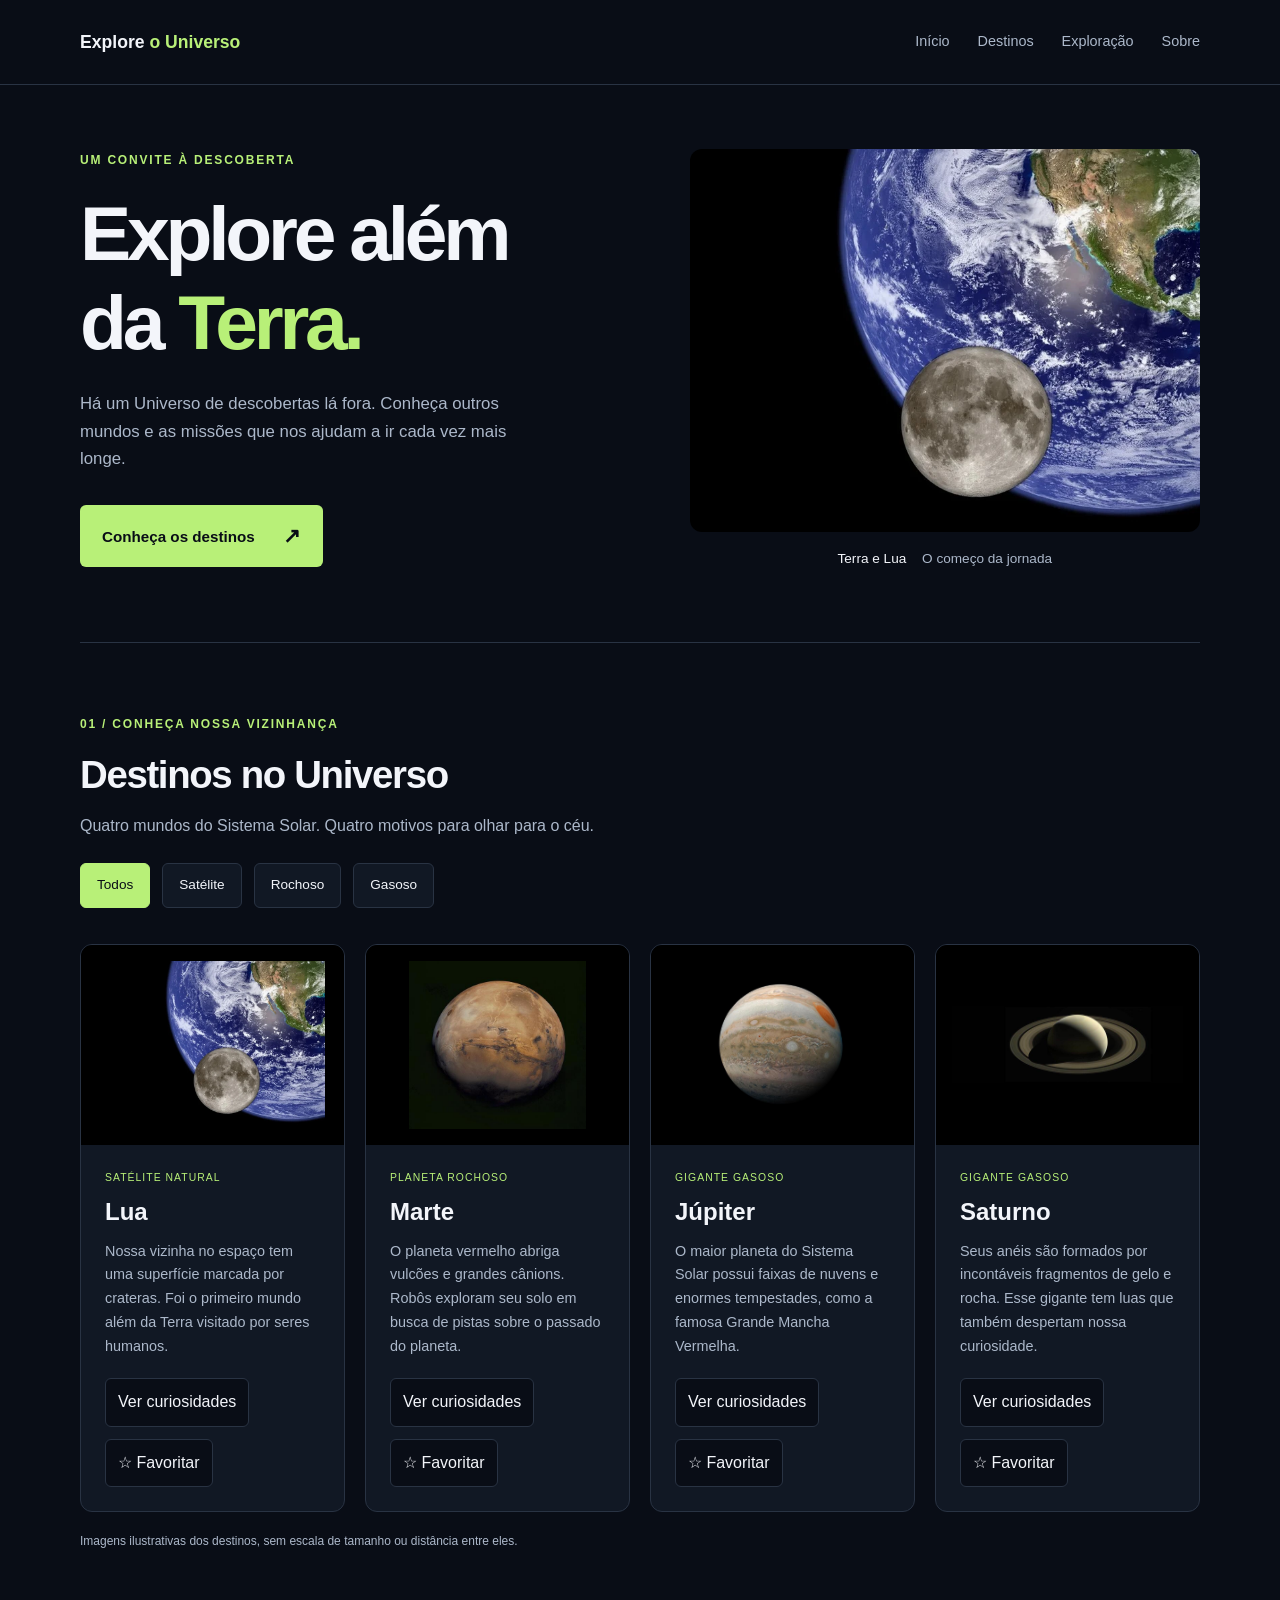
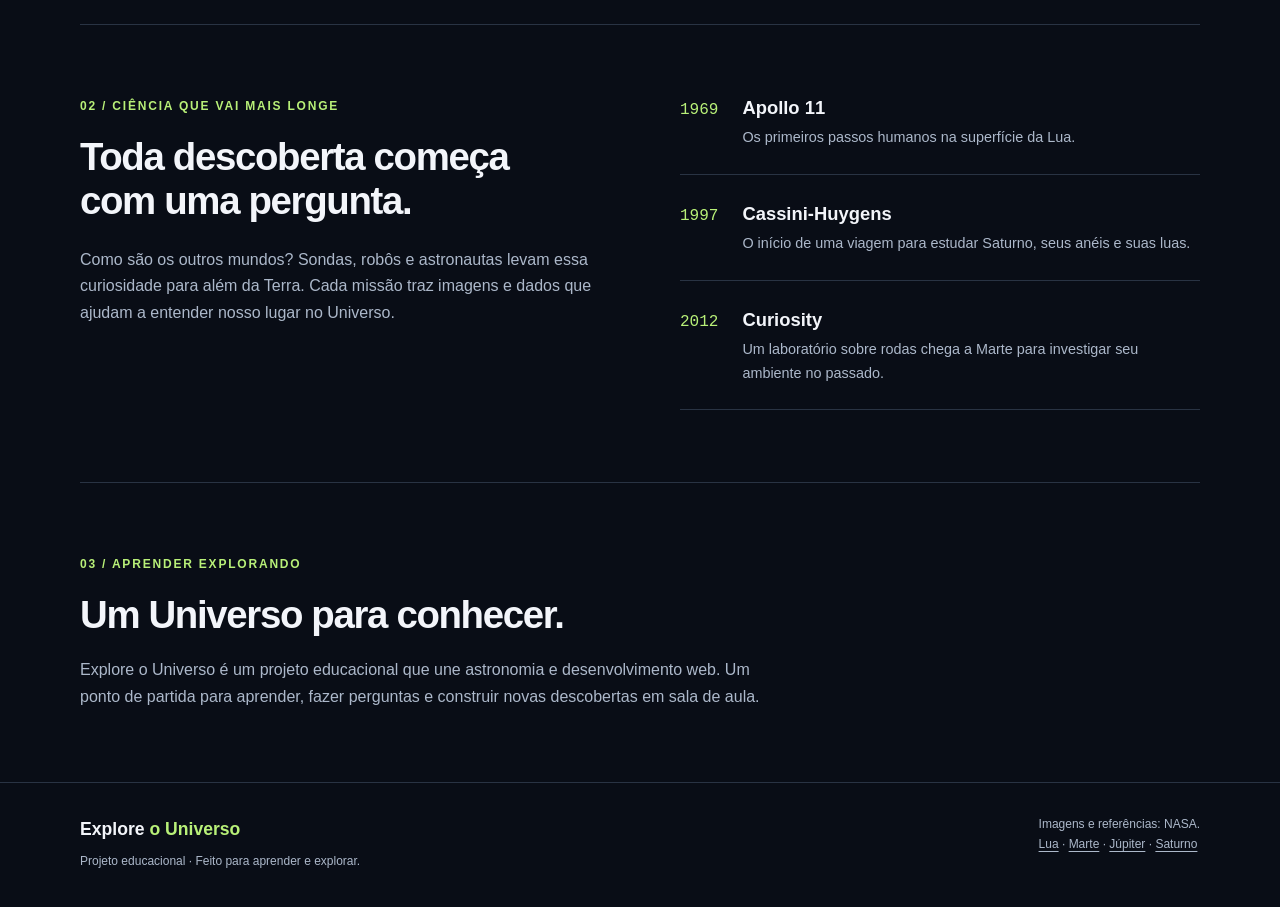
<file: versao3/index.html>
<!DOCTYPE html>
<html lang="pt-BR">
<head>
  <meta charset="UTF-8">
  <meta name="viewport" content="width=device-width, initial-scale=1.0">
  <meta name="description" content="Conheça a Lua, Marte, Júpiter e Saturno e descubra um pouco da história da exploração espacial.">
  <title>Explore o Universo</title>
  <link rel="stylesheet" href="css/estilos.css">
</head>
<body>
  <header class="cabecalho">
    <div class="container cabecalho-conteudo">
      <h1 class="marca"><a href="#inicio">Explore <span>o Universo</span></a></h1>

      <button type="button" class="botao-menu" aria-expanded="false" aria-controls="navegacao-principal">☰ Menu</button>

      <nav aria-label="Navegação principal" id="navegacao-principal" class="navegacao-principal">
        <ul class="menu">
          <li><a href="#inicio">Início</a></li>
          <li><a href="#destinos">Destinos</a></li>
          <li><a href="#exploracao">Exploração</a></li>
          <li><a href="#sobre">Sobre</a></li>
        </ul>
      </nav>
    </div>
  </header>
 
  <main>
    <section class="destaque container" id="inicio" aria-labelledby="titulo-destaque">
      <div class="destaque-texto">
        <p class="etiqueta">Um convite à descoberta</p>
        <h2 id="titulo-destaque">Explore além<br>da <span>Terra.</span></h2>
        <p class="introducao">Há um Universo de descobertas lá fora. Conheça outros mundos e as missões que nos ajudam a ir cada vez mais longe.</p>
        <a class="botao" href="#destinos">Conheça os destinos <span aria-hidden="true">↗</span></a>
      </div>
      <figure class="destaque-imagem">
        <img src="img/lua.webp" alt="Composição mostrando a Lua em primeiro plano e a Terra ao fundo." width="1000" height="750">
        <figcaption>Terra e Lua <span>O começo da jornada</span></figcaption>
      </figure>
    </section>
 
    <section class="destinos secao container" id="destinos" aria-labelledby="titulo-destinos">
      <p class="etiqueta">01 / Conheça nossa vizinhança</p>
      <h2 id="titulo-destinos">Destinos no Universo</h2>
      <p class="descricao-secao">Quatro mundos do Sistema Solar. Quatro motivos para olhar para o céu.</p>
 
      <!-- DIV com o papel/finalidade de um grupo de botões -->
      <!-- Usamos o aria-label para descrever/detalhar a finalidade
       desse grupo de botões -->
      <div class="filtros-destinos" role="group" aria-label="Filtrar destinos por categoria">
        <button data-filtro="todos" type="button" class="filtro-ativo" aria-pressed="true">Todos</button>
        <button data-filtro="satelite" type="button" aria-pressed="false">Satélite</button>
        <button data-filtro="rochoso" type="button" aria-pressed="false">Rochoso</button>
        <button data-filtro="gasoso" type="button" aria-pressed="false">Gasoso</button>
      </div>
 
      <div class="grade-destinos">
        <article class="card-destino" data-categoria="satelite">
          <img src="img/lua.webp" alt="Lua com áreas claras e escuras, em uma composição com a Terra ao fundo." width="760" height="570">
          <div class="card-conteudo">
            <p class="categoria">Satélite natural</p>
            <h3>Lua</h3>
            <p class="descricao-card">Nossa vizinha no espaço tem uma superfície marcada por crateras. Foi o primeiro mundo além da Terra visitado por seres humanos.</p>
 
            <!-- Atributos aria-*
             Recursos importantes para sinalizar/avisar ferramentas/tecnologias
             de acessibilidade sobre diferentes estados dos elementos da página -->
            <div class="acoes-card">
              <button type="button" class="botao-curiosidade" aria-expanded="false" aria-controls="curiosidade-lua">
                Ver curiosidades
              </button>
              <button type="button" class="botao-favorito" aria-pressed="false">
                ☆ Favoritar
              </button>
            </div>
 
            <p class="curiosidade" id="curiosidade-lua" hidden>
              A Lua leva aproximadamente 27 dias para dar uma volta ao redor da Terra.
            </p>
          </div>
        </article>
 
        <article class="card-destino" data-categoria="rochoso">
          <img src="img/marte.jpg" alt="Marte visto do espaço, com superfície em tons avermelhados." width="506" height="480">
          <div class="card-conteudo">
            <p class="categoria">Planeta rochoso</p>
            <h3>Marte</h3>
            <p class="descricao-card">O planeta vermelho abriga vulcões e grandes cânions. Robôs exploram seu solo em busca de pistas sobre o passado do planeta.</p>
 
            <div class="acoes-card">
              <button type="button" class="botao-curiosidade" aria-expanded="false" aria-controls="curiosidade-marte">
                Ver curiosidades
              </button>
              <button type="button" class="botao-favorito" aria-pressed="false">
                ☆ Favoritar
              </button>
            </div>
 
            <p class="curiosidade" id="curiosidade-marte" hidden>
              Um dia em Marte dura cerca de 24 horas e 40 minutos.
            </p>
          </div>
        </article>
 
        <article class="card-destino" data-categoria="gasoso">
          <img src="img/jupiter.jpg" alt="Júpiter com faixas de nuvens e uma grande tempestade oval." width="750" height="750">
          <div class="card-conteudo">
            <p class="categoria">Gigante gasoso</p>
            <h3>Júpiter</h3>
            <p class="descricao-card">O maior planeta do Sistema Solar possui faixas de nuvens e enormes tempestades, como a famosa Grande Mancha Vermelha.</p>
            <div class="acoes-card">
              <button type="button" class="botao-curiosidade" aria-expanded="false" aria-controls="curiosidade-jupiter">
                Ver curiosidades
              </button>
              <button type="button" class="botao-favorito" aria-pressed="false">
                ☆ Favoritar
              </button>
            </div>
            <p class="curiosidade" id="curiosidade-jupiter" hidden>
              Júpiter leva cerca de 12 anos terrestres para completar uma volta ao redor do Sol.
            </p>
          </div>
        </article>
 
        <article class="card-destino" data-categoria="gasoso">
          <img src="img/saturno.jpg" alt="Saturno envolvido por seus amplos anéis, contra o fundo escuro do espaço." width="960" height="320">
          <div class="card-conteudo">
            <p class="categoria">Gigante gasoso</p>
            <h3>Saturno</h3>
            <p class="descricao-card">Seus anéis são formados por incontáveis fragmentos de gelo e rocha. Esse gigante tem luas que também despertam nossa curiosidade.</p>
 
            <div class="acoes-card">
              <button type="button" class="botao-curiosidade" aria-expanded="false" aria-controls="curiosidade-saturno">
                Ver curiosidades
              </button>
              <button type="button" class="botao-favorito" aria-pressed="false">
                ☆ Favoritar
              </button>
            </div>
            <p class="curiosidade" id="curiosidade-saturno" hidden>
              Saturno leva aproximadamente 29 anos terrestres para completar uma volta ao redor do Sol.
            </p>
 
          </div>
        </article>
      </div>
      <p class="nota">Imagens ilustrativas dos destinos, sem escala de tamanho ou distância entre eles.</p>
    </section>
 
    <section class="exploracao secao container" id="exploracao" aria-labelledby="titulo-exploracao">
      <div>
        <p class="etiqueta">02 / Ciência que vai mais longe</p>
        <h2 id="titulo-exploracao">Toda descoberta começa com uma pergunta.</h2>
        <p>Como são os outros mundos? Sondas, robôs e astronautas levam essa curiosidade para além da Terra. Cada missão traz imagens e dados que ajudam a entender nosso lugar no Universo.</p>
      </div>
      <ol class="missoes" aria-label="Marcos da exploração espacial">
        <li><span class="ano">1969</span><div><h3>Apollo 11</h3><p>Os primeiros passos humanos na superfície da Lua.</p></div></li>
        <li><span class="ano">1997</span><div><h3>Cassini-Huygens</h3><p>O início de uma viagem para estudar Saturno, seus anéis e suas luas.</p></div></li>
        <li><span class="ano">2012</span><div><h3>Curiosity</h3><p>Um laboratório sobre rodas chega a Marte para investigar seu ambiente no passado.</p></div></li>
      </ol>
    </section>
 
    <section class="sobre secao container" id="sobre" aria-labelledby="titulo-sobre">
      <p class="etiqueta">03 / Aprender explorando</p>
      <h2 id="titulo-sobre">Um Universo para conhecer.</h2>
      <p>Explore o Universo é um projeto educacional que une astronomia e desenvolvimento web. Um ponto de partida para aprender, fazer perguntas e construir novas descobertas em sala de aula.</p>
    </section>
  </main>
 
  <footer class="rodape">
    <div class="container rodape-conteudo">
      <div><p class="marca">Explore <span>o Universo</span></p><p class="texto-rodape">Projeto educacional · Feito para aprender e explorar.</p></div>
      <p class="creditos">Imagens e referências: NASA.<br>
        <a href="https://science.nasa.gov/moon/">Lua</a> ·
        <a href="https://science.nasa.gov/mars/">Marte</a> ·
        <a href="https://science.nasa.gov/jupiter/">Júpiter</a> ·
        <a href="https://science.nasa.gov/saturn/">Saturno</a>
      </p>
    </div>
  </footer>
 
  <script src="js/script.js"></script>  
 
</body>
</html>
</file>
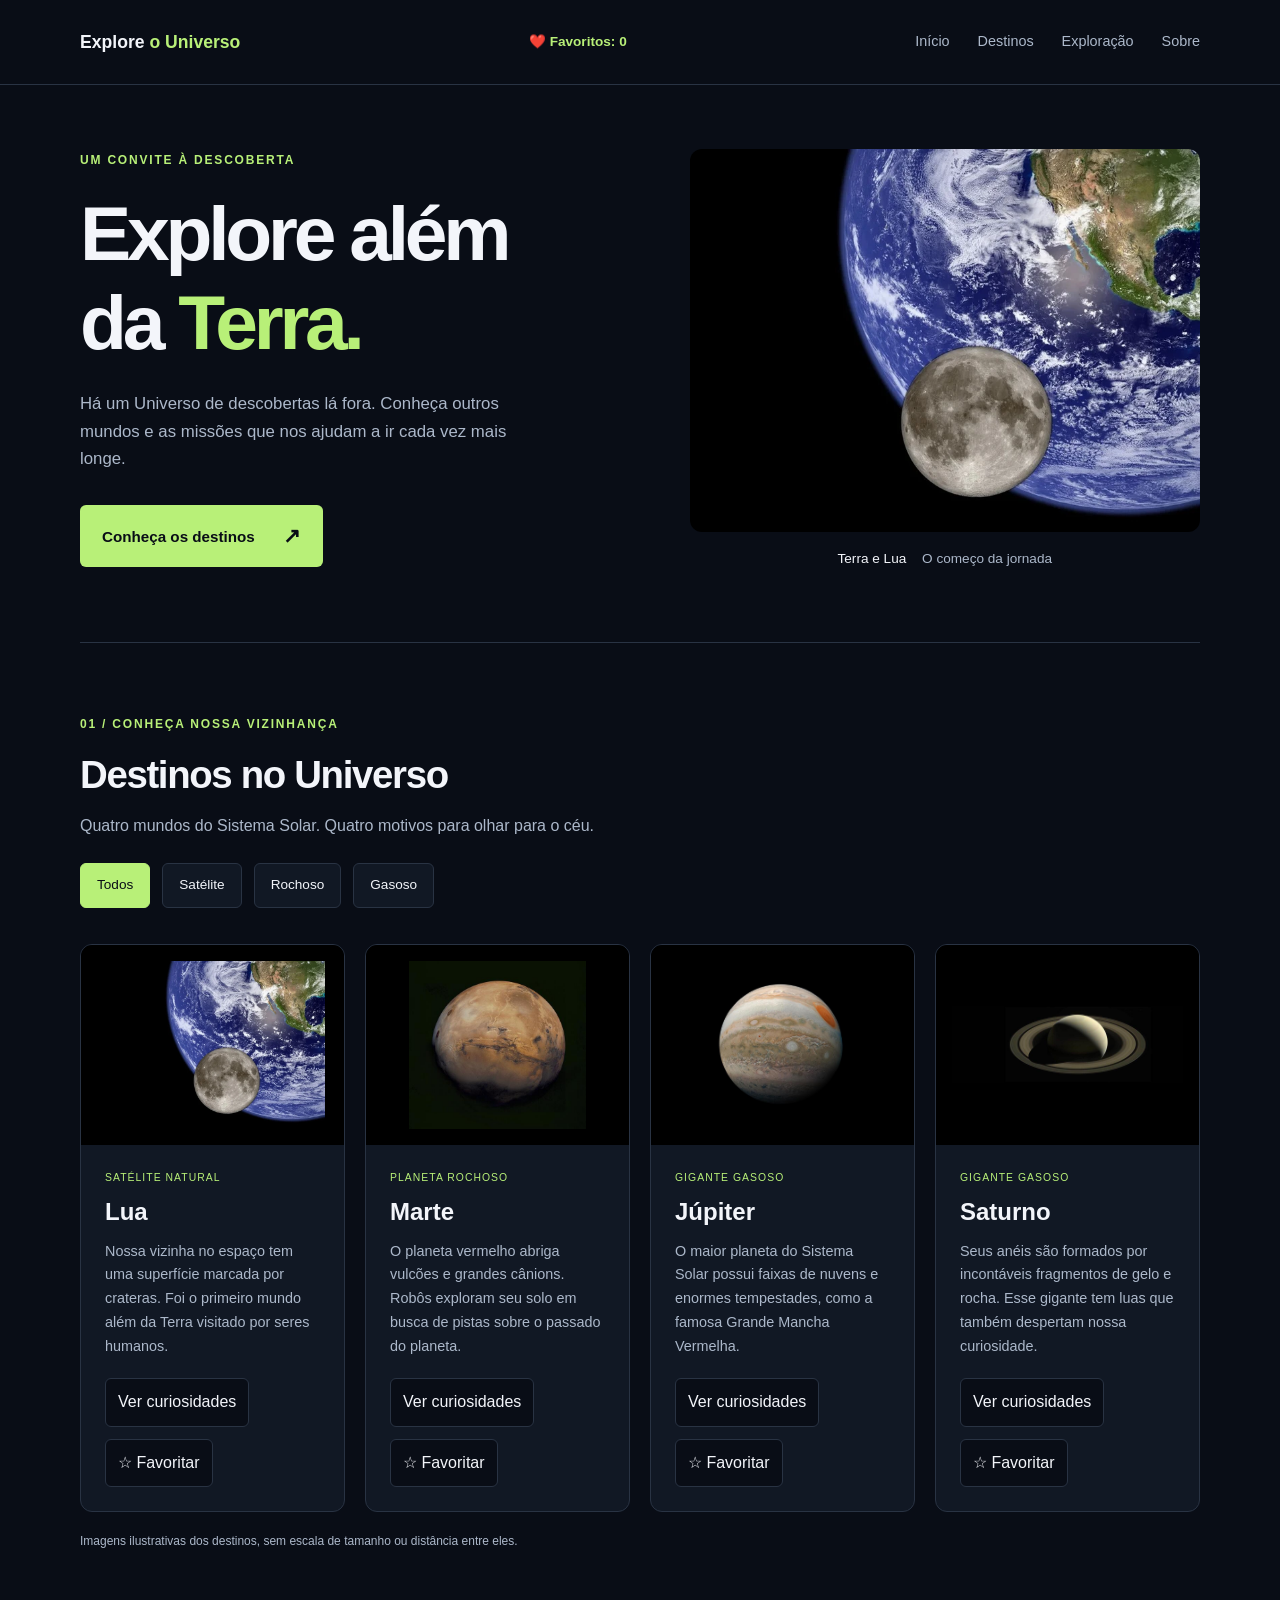
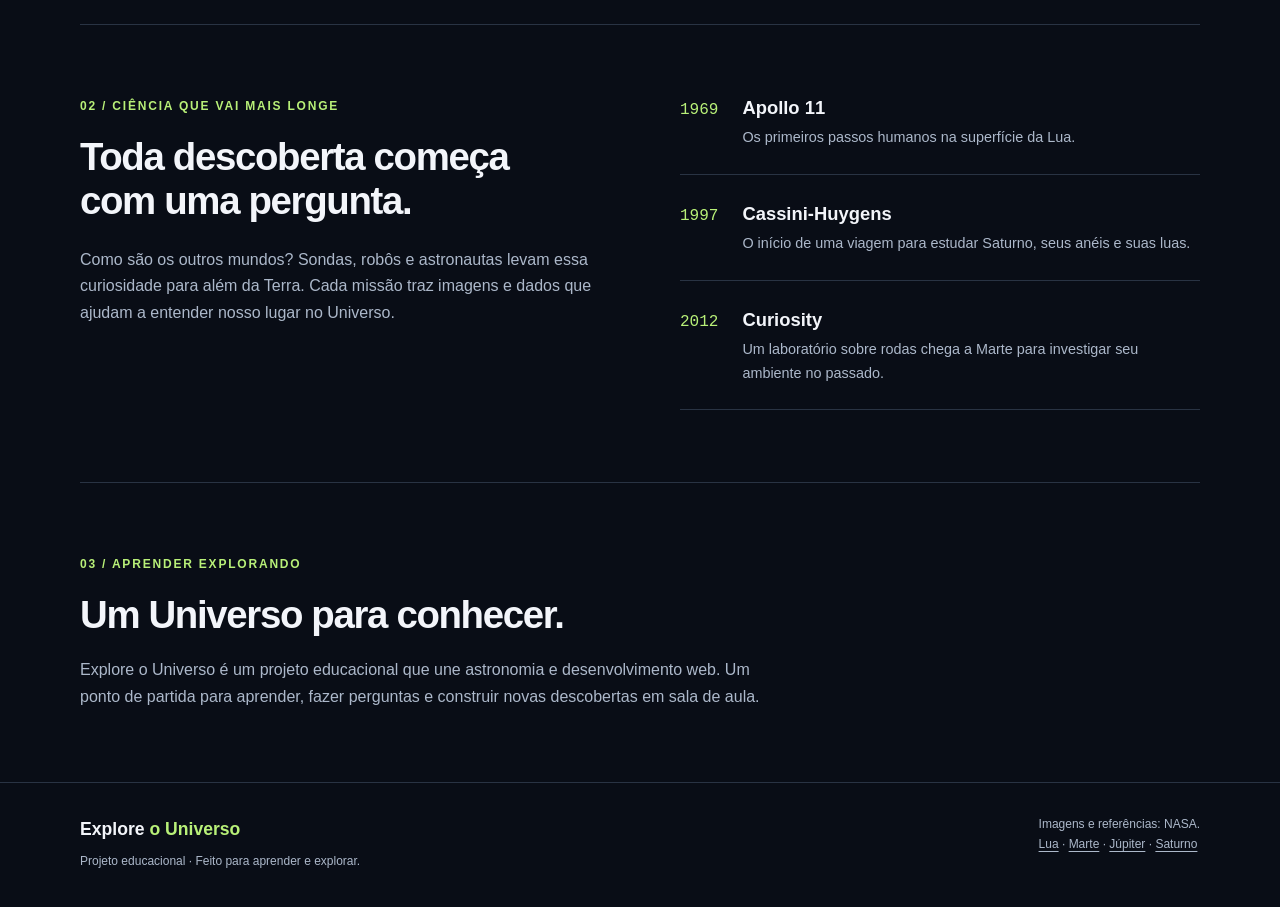
<file: versao4/index.html>
<!DOCTYPE html>
<html lang="pt-BR">

<head>
  <meta charset="UTF-8">
  <meta name="viewport" content="width=device-width, initial-scale=1.0">
  <meta name="description"
    content="Conheça a Lua, Marte, Júpiter e Saturno e descubra um pouco da história da exploração espacial.">
  <title>Explore o Universo</title>
  <link rel="stylesheet" href="css/estilos.css">
</head>

<body>
  <header class="cabecalho">
    <div class="container cabecalho-conteudo">
      <h1 class="marca"><a href="#inicio">Explore <span>o Universo</span></a></h1>

      <p class="contador-favoritos">❤️ Favoritos: <span id="quantidade-favoritos">0</span></p>

      <button type="button" class="botao-menu" aria-expanded="false" aria-controls="navegacao-principal">☰ Menu</button>

      <nav aria-label="Navegação principal" id="navegacao-principal" class="navegacao-principal">
        <ul class="menu">
          <li><a href="#inicio">Início</a></li>
          <li><a href="#destinos">Destinos</a></li>
          <li><a href="#exploracao">Exploração</a></li>
          <li><a href="#sobre">Sobre</a></li>
        </ul>
      </nav>
    </div>
  </header>

  <main>
    <section class="destaque container" id="inicio" aria-labelledby="titulo-destaque">
      <div class="destaque-texto">
        <p class="etiqueta">Um convite à descoberta</p>
        <h2 id="titulo-destaque">Explore além<br>da <span>Terra.</span></h2>
        <p class="introducao">Há um Universo de descobertas lá fora. Conheça outros mundos e as missões que nos ajudam a
          ir cada vez mais longe.</p>
        <a class="botao" href="#destinos">Conheça os destinos <span aria-hidden="true">↗</span></a>
      </div>
      <figure class="destaque-imagem">
        <img src="img/lua.webp" alt="Composição mostrando a Lua em primeiro plano e a Terra ao fundo." width="1000"
          height="750">
        <figcaption>Terra e Lua <span>O começo da jornada</span></figcaption>
      </figure>
    </section>

    <section class="destinos secao container" id="destinos" aria-labelledby="titulo-destinos">
      <p class="etiqueta">01 / Conheça nossa vizinhança</p>
      <h2 id="titulo-destinos">Destinos no Universo</h2>
      <p class="descricao-secao">Quatro mundos do Sistema Solar. Quatro motivos para olhar para o céu.</p>

      <!-- DIV com o papel/finalidade de um grupo de botões -->
      <!-- Usamos o aria-label para descrever/detalhar a finalidade
       desse grupo de botões -->
      <div class="filtros-destinos" role="group" aria-label="Filtrar destinos por categoria">
        <button data-filtro="todos" type="button" class="filtro-ativo" aria-pressed="true">Todos</button>
        <button data-filtro="satelite" type="button" aria-pressed="false">Satélite</button>
        <button data-filtro="rochoso" type="button" aria-pressed="false">Rochoso</button>
        <button data-filtro="gasoso" type="button" aria-pressed="false">Gasoso</button>
      </div>

      <div class="grade-destinos">
        <article class="card-destino" data-categoria="satelite">
          <img src="img/lua.webp" alt="Lua com áreas claras e escuras, em uma composição com a Terra ao fundo."
            width="760" height="570">
          <div class="card-conteudo">
            <p class="categoria">Satélite natural</p>
            <h3>Lua</h3>
            <p class="descricao-card">Nossa vizinha no espaço tem uma superfície marcada por crateras. Foi o primeiro
              mundo além da Terra visitado por seres humanos.</p>

            <!-- Atributos aria-*
             Recursos importantes para sinalizar/avisar ferramentas/tecnologias
             de acessibilidade sobre diferentes estados dos elementos da página -->
            <div class="acoes-card">
              <button type="button" class="botao-curiosidade" aria-expanded="false" aria-controls="curiosidade-lua">
                Ver curiosidades
              </button>
              <button type="button" class="botao-favorito" aria-pressed="false">
                ☆ Favoritar
              </button>
            </div>

            <p class="curiosidade" id="curiosidade-lua" hidden>
              A Lua leva aproximadamente 27 dias para dar uma volta ao redor da Terra.
            </p>
          </div>
        </article>

        <article class="card-destino" data-categoria="rochoso">
          <img src="img/marte.jpg" alt="Marte visto do espaço, com superfície em tons avermelhados." width="506"
            height="480">
          <div class="card-conteudo">
            <p class="categoria">Planeta rochoso</p>
            <h3>Marte</h3>
            <p class="descricao-card">O planeta vermelho abriga vulcões e grandes cânions. Robôs exploram seu solo em
              busca de pistas sobre o passado do planeta.</p>

            <div class="acoes-card">
              <button type="button" class="botao-curiosidade" aria-expanded="false" aria-controls="curiosidade-marte">
                Ver curiosidades
              </button>
              <button type="button" class="botao-favorito" aria-pressed="false">
                ☆ Favoritar
              </button>
            </div>

            <p class="curiosidade" id="curiosidade-marte" hidden>
              Um dia em Marte dura cerca de 24 horas e 40 minutos.
            </p>
          </div>
        </article>

        <article class="card-destino" data-categoria="gasoso">
          <img src="img/jupiter.jpg" alt="Júpiter com faixas de nuvens e uma grande tempestade oval." width="750"
            height="750">
          <div class="card-conteudo">
            <p class="categoria">Gigante gasoso</p>
            <h3>Júpiter</h3>
            <p class="descricao-card">O maior planeta do Sistema Solar possui faixas de nuvens e enormes tempestades,
              como a famosa Grande Mancha Vermelha.</p>
            <div class="acoes-card">
              <button type="button" class="botao-curiosidade" aria-expanded="false" aria-controls="curiosidade-jupiter">
                Ver curiosidades
              </button>
              <button type="button" class="botao-favorito" aria-pressed="false">
                ☆ Favoritar
              </button>
            </div>
            <p class="curiosidade" id="curiosidade-jupiter" hidden>
              Júpiter leva cerca de 12 anos terrestres para completar uma volta ao redor do Sol.
            </p>
          </div>
        </article>

        <article class="card-destino" data-categoria="gasoso">
          <img src="img/saturno.jpg" alt="Saturno envolvido por seus amplos anéis, contra o fundo escuro do espaço."
            width="960" height="320">
          <div class="card-conteudo">
            <p class="categoria">Gigante gasoso</p>
            <h3>Saturno</h3>
            <p class="descricao-card">Seus anéis são formados por incontáveis fragmentos de gelo e rocha. Esse gigante
              tem luas que também despertam nossa curiosidade.</p>

            <div class="acoes-card">
              <button type="button" class="botao-curiosidade" aria-expanded="false" aria-controls="curiosidade-saturno">
                Ver curiosidades
              </button>
              <button type="button" class="botao-favorito" aria-pressed="false">
                ☆ Favoritar
              </button>
            </div>
            <p class="curiosidade" id="curiosidade-saturno" hidden>
              Saturno leva aproximadamente 29 anos terrestres para completar uma volta ao redor do Sol.
            </p>

          </div>
        </article>
      </div>
      <p class="nota">Imagens ilustrativas dos destinos, sem escala de tamanho ou distância entre eles.</p>
    </section>

    <section class="exploracao secao container" id="exploracao" aria-labelledby="titulo-exploracao">
      <div>
        <p class="etiqueta">02 / Ciência que vai mais longe</p>
        <h2 id="titulo-exploracao">Toda descoberta começa com uma pergunta.</h2>
        <p>Como são os outros mundos? Sondas, robôs e astronautas levam essa curiosidade para além da Terra. Cada missão
          traz imagens e dados que ajudam a entender nosso lugar no Universo.</p>
      </div>
      <ol class="missoes" aria-label="Marcos da exploração espacial">
        <li><span class="ano">1969</span>
          <div>
            <h3>Apollo 11</h3>
            <p>Os primeiros passos humanos na superfície da Lua.</p>
          </div>
        </li>
        <li><span class="ano">1997</span>
          <div>
            <h3>Cassini-Huygens</h3>
            <p>O início de uma viagem para estudar Saturno, seus anéis e suas luas.</p>
          </div>
        </li>
        <li><span class="ano">2012</span>
          <div>
            <h3>Curiosity</h3>
            <p>Um laboratório sobre rodas chega a Marte para investigar seu ambiente no passado.</p>
          </div>
        </li>
      </ol>
    </section>

    <section class="sobre secao container" id="sobre" aria-labelledby="titulo-sobre">
      <p class="etiqueta">03 / Aprender explorando</p>
      <h2 id="titulo-sobre">Um Universo para conhecer.</h2>
      <p>Explore o Universo é um projeto educacional que une astronomia e desenvolvimento web. Um ponto de partida para
        aprender, fazer perguntas e construir novas descobertas em sala de aula.</p>
    </section>
  </main>

  <footer class="rodape">
    <div class="container rodape-conteudo">
      <div>
        <p class="marca">Explore <span>o Universo</span></p>
        <p class="texto-rodape">Projeto educacional · Feito para aprender e explorar.</p>
      </div>
      <p class="creditos">Imagens e referências: NASA.<br>
        <a href="https://science.nasa.gov/moon/">Lua</a> ·
        <a href="https://science.nasa.gov/mars/">Marte</a> ·
        <a href="https://science.nasa.gov/jupiter/">Júpiter</a> ·
        <a href="https://science.nasa.gov/saturn/">Saturno</a>
      </p>
    </div>
  </footer>

  <script src="js/script.js"></script>

</body>

</html>
</file>
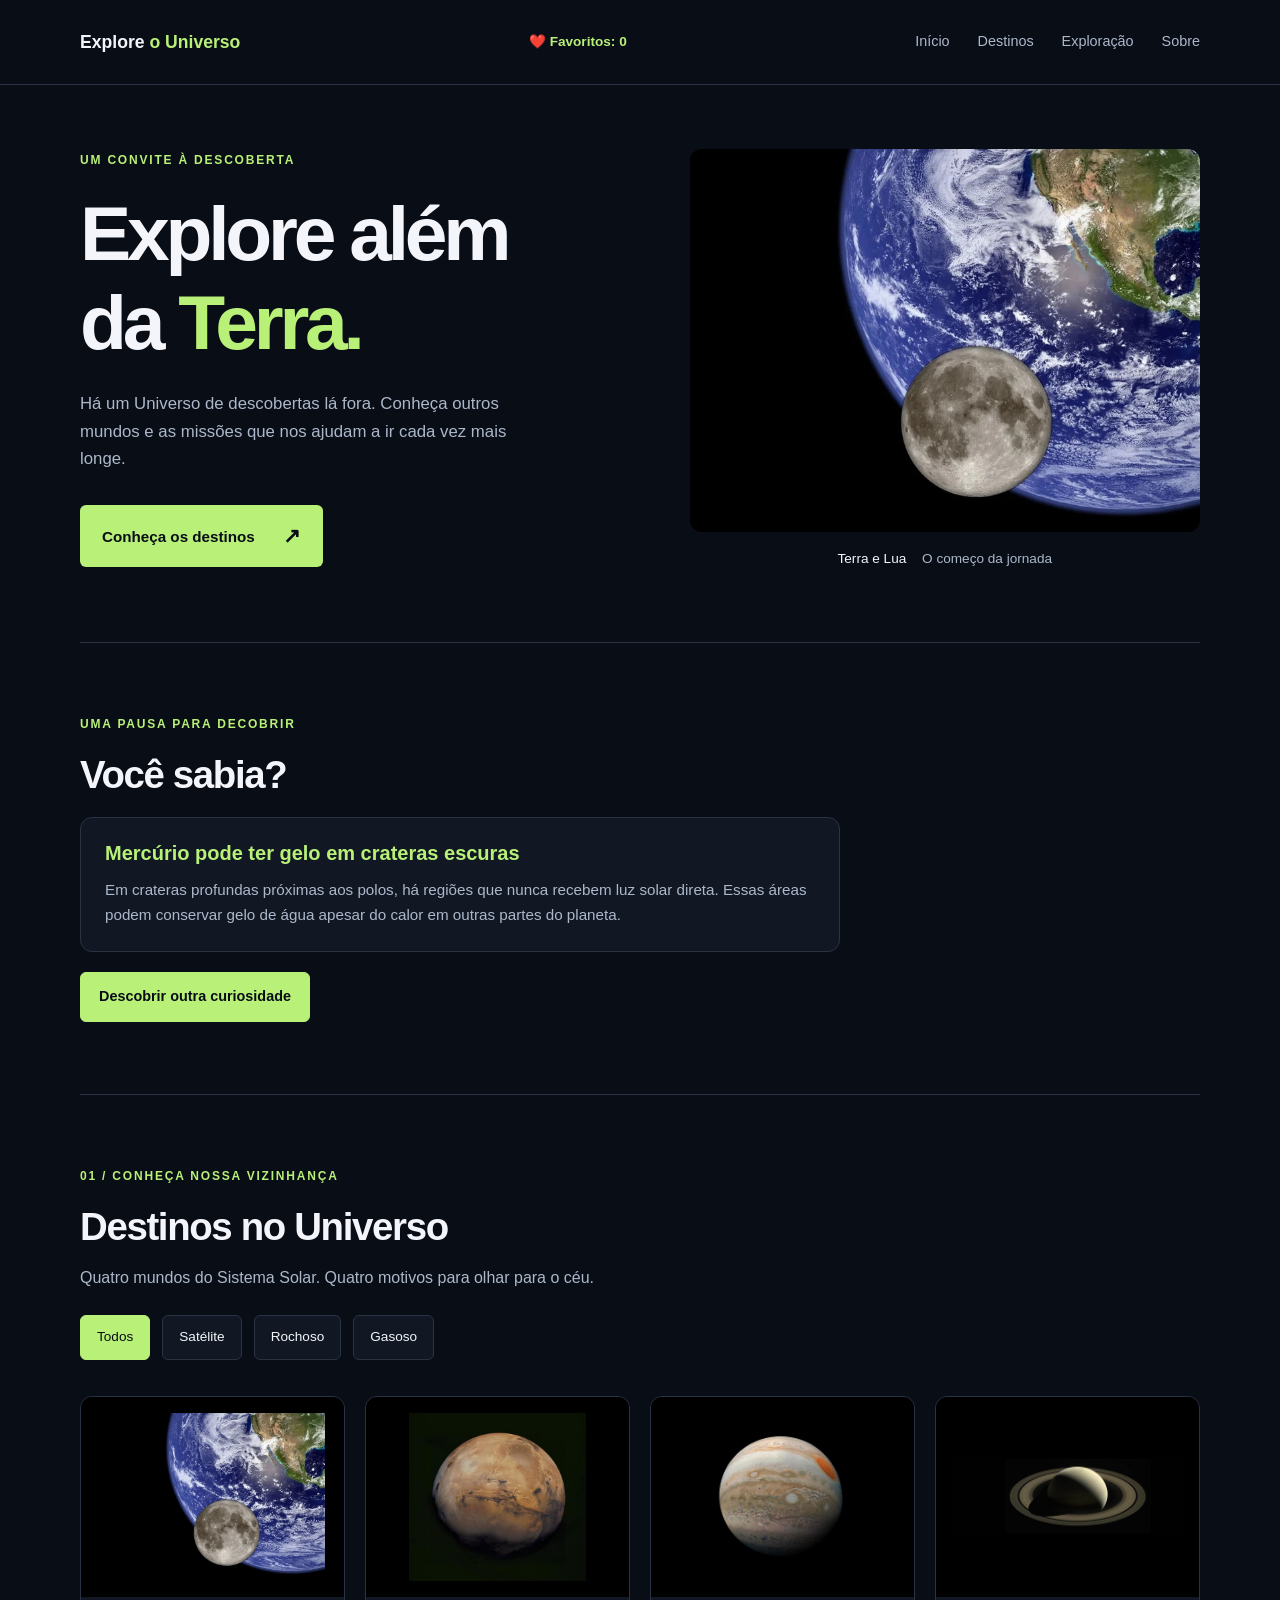
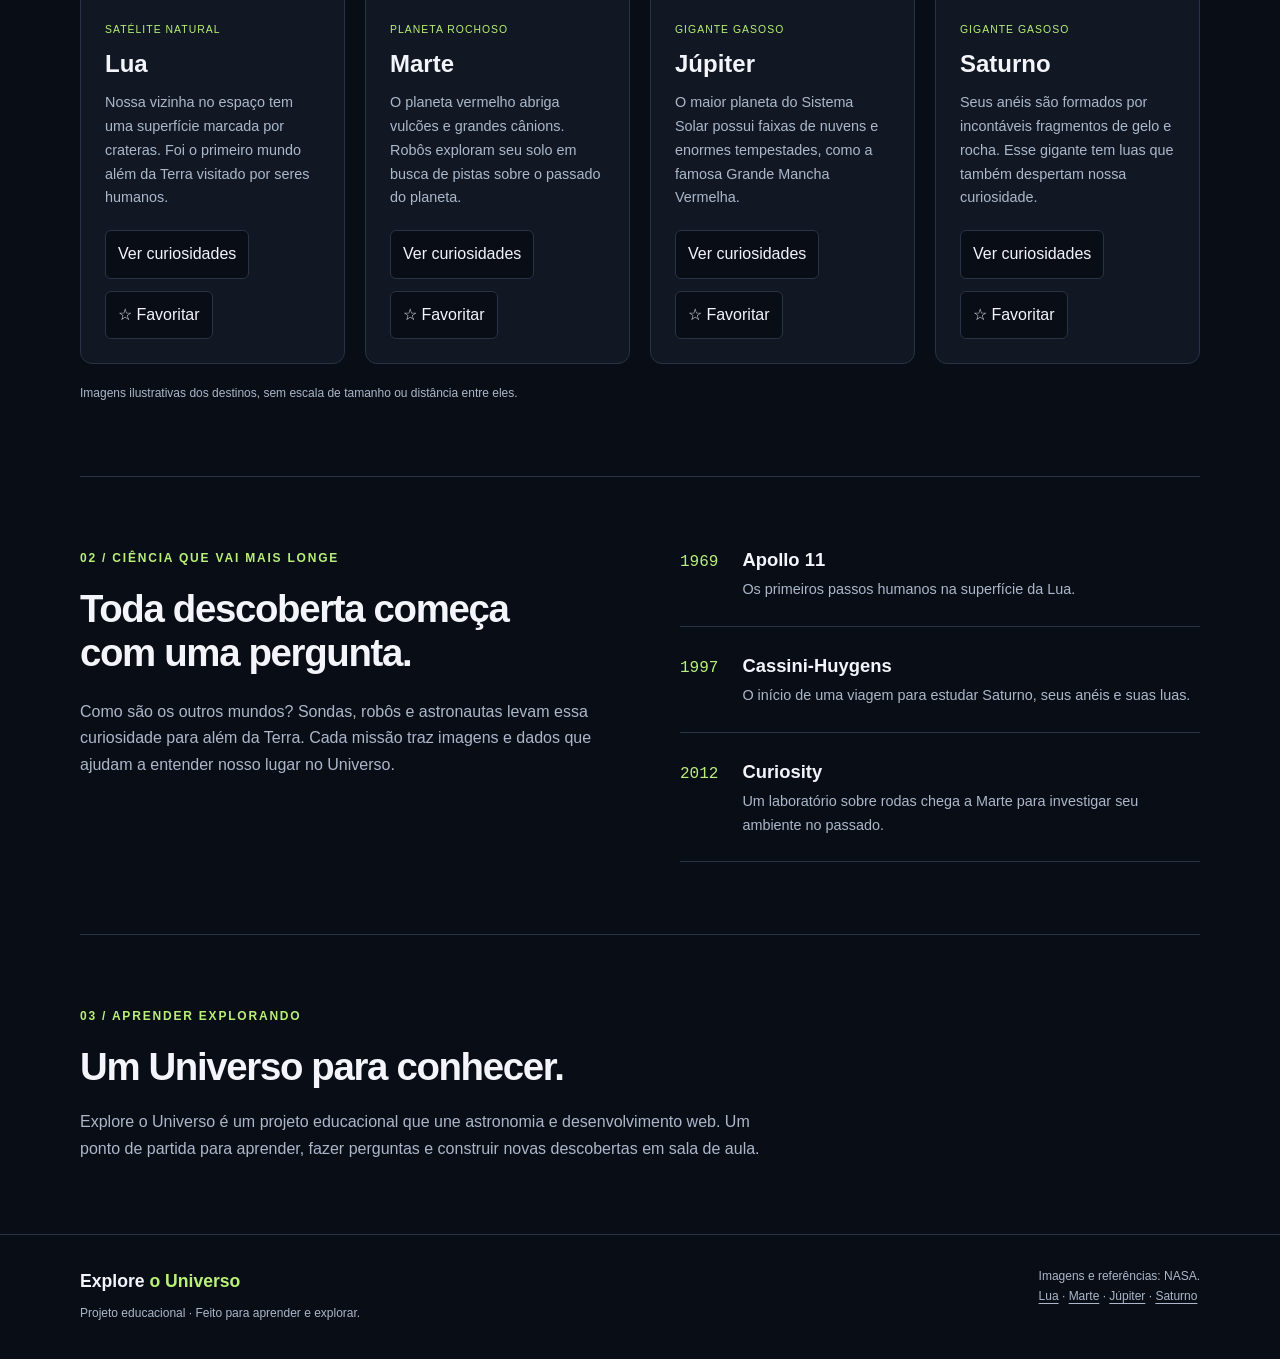
<file: versao5/index.html>
<!DOCTYPE html>
<html lang="pt-BR">

<head>
  <meta charset="UTF-8">
  <meta name="viewport" content="width=device-width, initial-scale=1.0">
  <meta name="description"
    content="Conheça a Lua, Marte, Júpiter e Saturno e descubra um pouco da história da exploração espacial.">
  <title>Explore o Universo</title>
  <link rel="stylesheet" href="css/estilos.css">
</head>

<body>
  <header class="cabecalho">
    <div class="container cabecalho-conteudo">
      <h1 class="marca"><a href="#inicio">Explore <span>o Universo</span></a></h1>

      <p class="contador-favoritos">❤️ Favoritos: <span id="quantidade-favoritos">0</span></p>

      <button type="button" class="botao-menu" aria-expanded="false" aria-controls="navegacao-principal">☰ Menu</button>

      <nav aria-label="Navegação principal" id="navegacao-principal" class="navegacao-principal">
        <ul class="menu">
          <li><a href="#inicio">Início</a></li>
          <li><a href="#destinos">Destinos</a></li>
          <li><a href="#exploracao">Exploração</a></li>
          <li><a href="#sobre">Sobre</a></li>
        </ul>
      </nav>
    </div>
  </header>

  <main>
    <section class="destaque container" id="inicio" aria-labelledby="titulo-destaque">
      <div class="destaque-texto">
        <p class="etiqueta">Um convite à descoberta</p>
        <h2 id="titulo-destaque">Explore além<br>da <span>Terra.</span></h2>
        <p class="introducao">Há um Universo de descobertas lá fora. Conheça outros mundos e as missões que nos ajudam a
          ir cada vez mais longe.</p>
        <a class="botao" href="#destinos">Conheça os destinos <span aria-hidden="true">↗</span></a>
      </div>
      <figure class="destaque-imagem">
        <img src="img/lua.webp" alt="Composição mostrando a Lua em primeiro plano e a Terra ao fundo." width="1000"
          height="750">
        <figcaption>Terra e Lua <span>O começo da jornada</span></figcaption>
      </figure>
    </section>

    <section class="curiosidade-universo secao container" aria-labelledby="titulo-secao-curiosidade">

      <p class="etiqueta">Uma pausa para decobrir</p>
      <h2 id="titulo-secao-curiosidade">Você sabia?</h2>

      <div class="painel-curiosidade">
        <h3 id="titulo-curiosidade-aleatoria"></h3>
        <p id="explicacao-curiosidade-aleatoria"></p>
      </div>

      <button type="button" class="botao-curiosidade-aleatoria">
        Descobrir outra curiosidade
      </button>

    </section>

    <section class="destinos secao container" id="destinos" aria-labelledby="titulo-destinos">
      <p class="etiqueta">01 / Conheça nossa vizinhança</p>
      <h2 id="titulo-destinos">Destinos no Universo</h2>
      <p class="descricao-secao">Quatro mundos do Sistema Solar. Quatro motivos para olhar para o céu.</p>

      <!-- DIV com o papel/finalidade de um grupo de botões -->
      <!-- Usamos o aria-label para descrever/detalhar a finalidade
       desse grupo de botões -->
      <div class="filtros-destinos" role="group" aria-label="Filtrar destinos por categoria">
        <button data-filtro="todos" type="button" class="filtro-ativo" aria-pressed="true">Todos</button>
        <button data-filtro="satelite" type="button" aria-pressed="false">Satélite</button>
        <button data-filtro="rochoso" type="button" aria-pressed="false">Rochoso</button>
        <button data-filtro="gasoso" type="button" aria-pressed="false">Gasoso</button>
      </div>

      <div class="grade-destinos">
        <article class="card-destino" data-categoria="satelite">
          <img src="img/lua.webp" alt="Lua com áreas claras e escuras, em uma composição com a Terra ao fundo."
            width="760" height="570">
          <div class="card-conteudo">
            <p class="categoria">Satélite natural</p>
            <h3>Lua</h3>
            <p class="descricao-card">Nossa vizinha no espaço tem uma superfície marcada por crateras. Foi o primeiro
              mundo além da Terra visitado por seres humanos.</p>

            <!-- Atributos aria-*
             Recursos importantes para sinalizar/avisar ferramentas/tecnologias
             de acessibilidade sobre diferentes estados dos elementos da página -->
            <div class="acoes-card">
              <button type="button" class="botao-curiosidade" aria-expanded="false" aria-controls="curiosidade-lua">
                Ver curiosidades
              </button>
              <button type="button" class="botao-favorito" aria-pressed="false">
                ☆ Favoritar
              </button>
            </div>

            <p class="curiosidade" id="curiosidade-lua" hidden>
              A Lua leva aproximadamente 27 dias para dar uma volta ao redor da Terra.
            </p>
          </div>
        </article>

        <article class="card-destino" data-categoria="rochoso">
          <img src="img/marte.jpg" alt="Marte visto do espaço, com superfície em tons avermelhados." width="506"
            height="480">
          <div class="card-conteudo">
            <p class="categoria">Planeta rochoso</p>
            <h3>Marte</h3>
            <p class="descricao-card">O planeta vermelho abriga vulcões e grandes cânions. Robôs exploram seu solo em
              busca de pistas sobre o passado do planeta.</p>

            <div class="acoes-card">
              <button type="button" class="botao-curiosidade" aria-expanded="false" aria-controls="curiosidade-marte">
                Ver curiosidades
              </button>
              <button type="button" class="botao-favorito" aria-pressed="false">
                ☆ Favoritar
              </button>
            </div>

            <p class="curiosidade" id="curiosidade-marte" hidden>
              Um dia em Marte dura cerca de 24 horas e 40 minutos.
            </p>
          </div>
        </article>

        <article class="card-destino" data-categoria="gasoso">
          <img src="img/jupiter.jpg" alt="Júpiter com faixas de nuvens e uma grande tempestade oval." width="750"
            height="750">
          <div class="card-conteudo">
            <p class="categoria">Gigante gasoso</p>
            <h3>Júpiter</h3>
            <p class="descricao-card">O maior planeta do Sistema Solar possui faixas de nuvens e enormes tempestades,
              como a famosa Grande Mancha Vermelha.</p>
            <div class="acoes-card">
              <button type="button" class="botao-curiosidade" aria-expanded="false" aria-controls="curiosidade-jupiter">
                Ver curiosidades
              </button>
              <button type="button" class="botao-favorito" aria-pressed="false">
                ☆ Favoritar
              </button>
            </div>
            <p class="curiosidade" id="curiosidade-jupiter" hidden>
              Júpiter leva cerca de 12 anos terrestres para completar uma volta ao redor do Sol.
            </p>
          </div>
        </article>

        <article class="card-destino" data-categoria="gasoso">
          <img src="img/saturno.jpg" alt="Saturno envolvido por seus amplos anéis, contra o fundo escuro do espaço."
            width="960" height="320">
          <div class="card-conteudo">
            <p class="categoria">Gigante gasoso</p>
            <h3>Saturno</h3>
            <p class="descricao-card">Seus anéis são formados por incontáveis fragmentos de gelo e rocha. Esse gigante
              tem luas que também despertam nossa curiosidade.</p>

            <div class="acoes-card">
              <button type="button" class="botao-curiosidade" aria-expanded="false" aria-controls="curiosidade-saturno">
                Ver curiosidades
              </button>
              <button type="button" class="botao-favorito" aria-pressed="false">
                ☆ Favoritar
              </button>
            </div>
            <p class="curiosidade" id="curiosidade-saturno" hidden>
              Saturno leva aproximadamente 29 anos terrestres para completar uma volta ao redor do Sol.
            </p>

          </div>
        </article>
      </div>
      <p class="nota">Imagens ilustrativas dos destinos, sem escala de tamanho ou distância entre eles.</p>
    </section>

    <section class="exploracao secao container" id="exploracao" aria-labelledby="titulo-exploracao">
      <div>
        <p class="etiqueta">02 / Ciência que vai mais longe</p>
        <h2 id="titulo-exploracao">Toda descoberta começa com uma pergunta.</h2>
        <p>Como são os outros mundos? Sondas, robôs e astronautas levam essa curiosidade para além da Terra. Cada missão
          traz imagens e dados que ajudam a entender nosso lugar no Universo.</p>
      </div>
      <ol class="missoes" aria-label="Marcos da exploração espacial">
        <li><span class="ano">1969</span>
          <div>
            <h3>Apollo 11</h3>
            <p>Os primeiros passos humanos na superfície da Lua.</p>
          </div>
        </li>
        <li><span class="ano">1997</span>
          <div>
            <h3>Cassini-Huygens</h3>
            <p>O início de uma viagem para estudar Saturno, seus anéis e suas luas.</p>
          </div>
        </li>
        <li><span class="ano">2012</span>
          <div>
            <h3>Curiosity</h3>
            <p>Um laboratório sobre rodas chega a Marte para investigar seu ambiente no passado.</p>
          </div>
        </li>
      </ol>
    </section>

    <section class="sobre secao container" id="sobre" aria-labelledby="titulo-sobre">
      <p class="etiqueta">03 / Aprender explorando</p>
      <h2 id="titulo-sobre">Um Universo para conhecer.</h2>
      <p>Explore o Universo é um projeto educacional que une astronomia e desenvolvimento web. Um ponto de partida para
        aprender, fazer perguntas e construir novas descobertas em sala de aula.</p>
    </section>
  </main>

  <footer class="rodape">
    <div class="container rodape-conteudo">
      <div>
        <p class="marca">Explore <span>o Universo</span></p>
        <p class="texto-rodape">Projeto educacional · Feito para aprender e explorar.</p>
      </div>
      <p class="creditos">Imagens e referências: NASA.<br>
        <a href="https://science.nasa.gov/moon/">Lua</a> ·
        <a href="https://science.nasa.gov/mars/">Marte</a> ·
        <a href="https://science.nasa.gov/jupiter/">Júpiter</a> ·
        <a href="https://science.nasa.gov/saturn/">Saturno</a>
      </p>
    </div>
  </footer>

  <script src="js/script.js"></script>

</body>

</html>
</file>
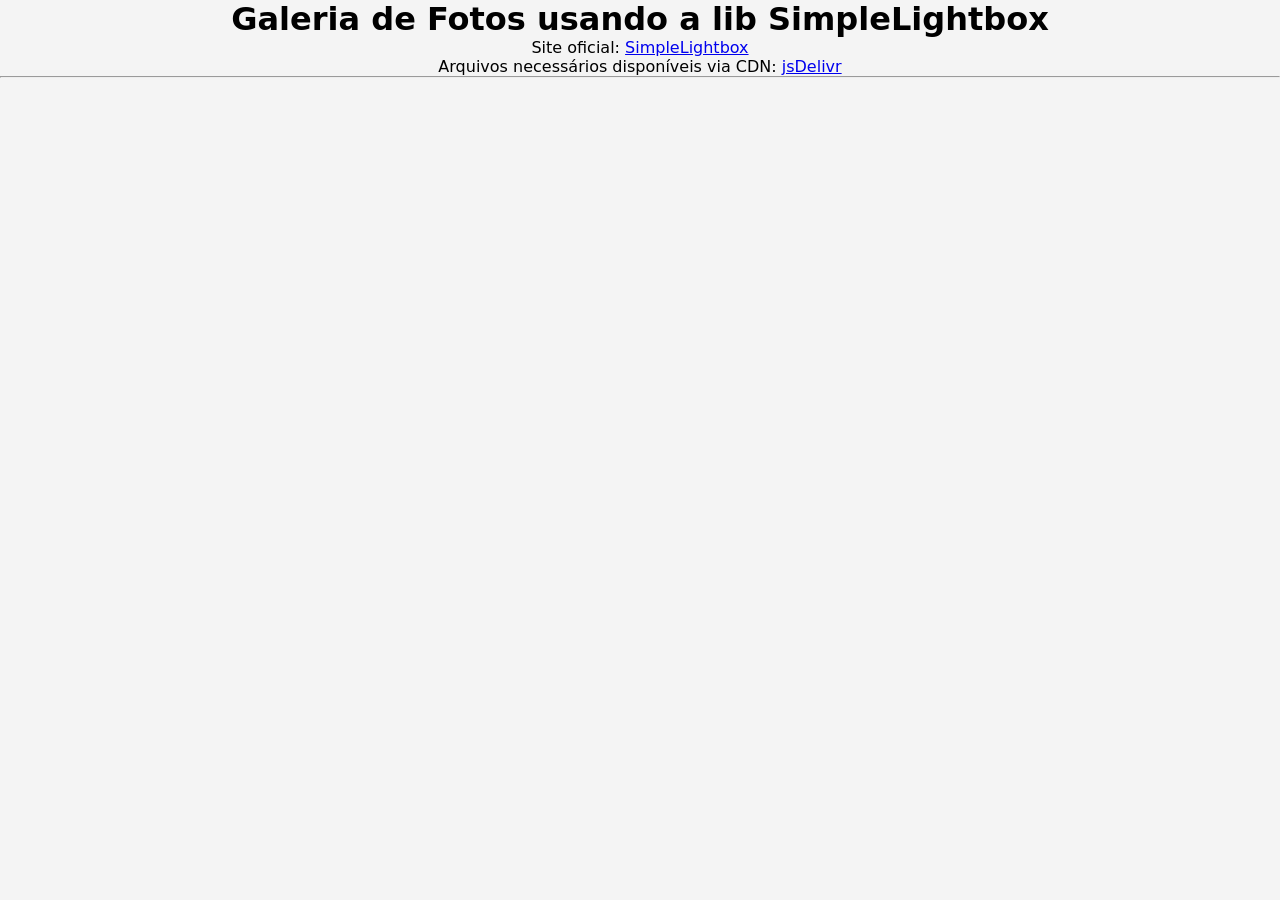
<file: slider/galeria/index.html>
<!DOCTYPE html>
<html lang="pt-br">

<head>
    <meta charset="UTF-8">
    <meta name="viewport" content="width=device-width, initial-scale=1.0">
    <title>Galeria com SimpleLightbox</title>
    <link rel="stylesheet" href="css/estilos.css">
</head>

<body>

    <h1>Galeria de Fotos usando a lib SimpleLightbox</h1>
    <p>
        Site oficial: 
        <a href="https://simplelightbox.js.org/" target="_blank">SimpleLightbox</a>
    </p>
    <p>
        Arquivos necessários disponíveis via CDN:
        <a href="https://www.jsdelivr.com/package/npm/simplelightbox" target="_blank">jsDelivr</a>
    </p>

    <hr>

    <div class="galeria">
        
    </div>

   

</body>

</html>
</file>
<file: atividade-javascript-final/css/estilos.css>
﻿* {
    box-sizing: border-box;
}

:root {
    color-scheme: light;
    font-family: Arial, sans-serif;
    color: #203047;
    background-color: #f3f6fb;
    font-synthesis: none;
    text-rendering: optimizeLegibility;
}

body {
    min-width: 320px;
    margin: 0;
}

button,
a {
    font: inherit;
}

a {
    color: inherit;
}

button:focus-visible,
a:focus-visible {
    outline: 3px solid #f5b942;
    outline-offset: 3px;
}

.cabecalho {
    color: #ffffff;
    background: linear-gradient(130deg, #173b66, #245b78);
}

.cabecalho-conteudo {
    width: min(100% - 32px, 540px);
    margin: 0 auto;
    padding: 12px 0;
}

.cabecalho-apresentacao {
    max-width: 700px;
}

.cabecalho-etiqueta,
.secao-etiqueta {
    margin: 0 0 8px;
    font-size: 0.78rem;
    font-weight: 700;
    letter-spacing: 0.1em;
    text-transform: uppercase;
}

.cabecalho-etiqueta {
    color: #c7e8f3;
}

.cabecalho h1 {
    margin: 0;
    font-size: 1.5rem;
    line-height: 1.12;
}

.cabecalho-descricao {
    max-width: 550px;
    margin: 7px 0 0;
    color: #e4f1f5;
    font-size: 0.7rem;
    line-height: 1.4;
}

.navegacao {
    display: flex;
    margin-top: 8px;
}

.menu-navegacao {
    display: flex;
    flex-wrap: wrap;
    align-items: center;
    gap: 6px;
}

.menu-navegacao a {
    border-radius: 7px;
    padding: 9px 12px;
    color: #ffffff;
    text-decoration: none;
}

.menu-navegacao a:hover {
    background-color: rgb(255 255 255 / 14%);
}

.conteudo {
    width: min(100% - 32px, 540px);
    margin: 18px auto 40px;
}

.resumo,
.motivacao {
    display: flex;
    flex-direction: column;
    align-items: flex-start;
    gap: 16px;
    border-radius: 14px;
    padding: 21px;
}

.resumo {
    border: 1px solid #dce6ef;
    background-color: #ffffff;
}

.secao-etiqueta {
    color: #356477;
}

.resumo h2,
.secao-tarefas h2,
.motivacao h2 {
    margin: 0;
    color: #203047;
    font-size: 1.45rem;
}

.resumo-orientacao {
    margin: 8px 0 0;
    color: #52647a;
    line-height: 1.5;
}

.contador {
    margin: 0;
    border-radius: 999px;
    padding: 12px 17px;
    color: #173b66;
    background-color: #e8f2f7;
    font-weight: 700;
}

.secao-tarefas {
    margin-top: 38px;
}

.secao-cabecalho {
    display: flex;
    flex-direction: column;
    align-items: flex-start;
    gap: 8px;
    margin-bottom: 18px;
}

.secao-dica {
    margin: 0 0 2px;
    color: #52647a;
    line-height: 1.5;
}

.lista-tarefas {
    display: flex;
    flex-direction: column;
    gap: 18px;
}

.tarefa {
    display: flex;
    min-height: 230px;
    flex-direction: column;
    align-items: flex-start;
    border: 1px solid #dce6ef;
    border-left: 6px solid #718096;
    border-radius: 12px;
    padding: 20px;
    background-color: #ffffff;
    box-shadow: 0 4px 14px rgb(32 48 71 / 5%);
}

.tarefa-pendente {
    border-left-color: #b45309;
}

.tarefa-andamento {
    border-left-color: #1d4ed8;
}

.tarefa-concluida {
    border-left-color: #15803d;
}

.tarefa-cabecalho {
    display: flex;
    width: 100%;
    align-items: center;
    justify-content: space-between;
    gap: 12px;
}

.tarefa-numero {
    color: #52647a;
    font-size: 0.8rem;
    font-weight: 700;
    letter-spacing: 0.06em;
    text-transform: uppercase;
}

.indicador-estado {
    border-radius: 999px;
    padding: 5px 10px;
    font-size: 0.8rem;
    font-weight: 700;
}

.estado-pendente {
    color: #7c2d12;
    background-color: #ffedd5;
}

.estado-andamento {
    color: #1e3a8a;
    background-color: #dbeafe;
}

.estado-concluida {
    color: #14532d;
    background-color: #dcfce7;
}

.tarefa h3 {
    margin: 19px 0 7px;
    color: #203047;
    font-size: 1.15rem;
    line-height: 1.35;
}

.tarefa p {
    margin: 0 0 18px;
    color: #52647a;
    line-height: 1.55;
}

.botao-avancar,
.botao-motivacao {
    border: 0;
    border-radius: 8px;
    padding: 10px 14px;
    color: #ffffff;
    background-color: #245b78;
    font-weight: 700;
    cursor: pointer;
    transition: background-color 150ms ease, transform 150ms ease;
}

.botao-avancar {
    margin-top: auto;
}

.botao-avancar:hover,
.botao-motivacao:hover {
    background-color: #173b66;
    transform: translateY(-1px);
}

.motivacao {
    margin-top: 30px;
    background-color: #e8f2f7;
}

.motivacao .secao-etiqueta {
    color: #245b78;
}

.mensagem-motivacional {
    margin: 10px 0 0;
    color: #364a60;
    font-size: 1.05rem;
    line-height: 1.55;
}

.rodape {
    padding: 22px 20px;
    color: #e4f1f5;
    background-color: #173b66;
    text-align: center;
}

.rodape p {
    margin: 0;
}

@media (min-width: 701px) {
    .cabecalho-conteudo,
    .conteudo {
        width: min(1100px, calc(100% - 40px));
    }

    .cabecalho-conteudo {
        display: flex;
        align-items: center;
        justify-content: space-between;
        gap: 24px;
        padding: 10px 0;
    }

    .navegacao {
        justify-content: flex-end;
        margin-top: 0;
    }

    .menu-navegacao {
        gap: 10px;
    }

    .menu-navegacao a {
        padding: 9px 12px;
    }

    .conteudo {
        margin-top: 32px;
    }

    .resumo,
    .motivacao {
        flex-direction: row;
        align-items: center;
        justify-content: space-between;
        gap: 24px;
        padding: 24px 28px;
    }

    .contador,
    .botao-motivacao {
        flex-shrink: 0;
    }

    .secao-cabecalho {
        flex-direction: row;
        align-items: flex-end;
        justify-content: space-between;
        gap: 20px;
    }

    .lista-tarefas {
        flex-direction: row;
        flex-wrap: wrap;
    }

    .tarefa {
        flex: 1 1 calc(50% - 9px);
    }
}

@media (prefers-reduced-motion: reduce) {
    *,
    *::before,
    *::after {
        scroll-behavior: auto !important;
        transition-duration: 0.01ms !important;
    }
}
</file>
<file: exercicio04-javascript/css/estilos.css>
/* Configurações gerais */

* {
    box-sizing: border-box;
}

body {
    margin: 0;
    font-family: Arial, sans-serif;
    background-color: #f2f4f8;
    color: #202938;
}


/* Cabeçalho */

header {
    background-color: #172554;
    color: white;
    text-align: center;
    padding: 2rem 1rem;
}

header h1 {
    margin-top: 0;
}


/* Conteúdo principal */

main {
    width: 90%;
    max-width: 1000px;
    margin: 2rem auto;
}


/* Lista de missões */

.lista-missoes {
    display: flex;
    flex-direction: column;
    gap: 1.5rem;
}


/* Cards */

.missao {
    background-color: white;
    border: 2px solid transparent;
    border-radius: 10px;
    padding: 1.5rem;

    transition:
        border-color 0.3s,
        transform 0.3s;
}

.missao h2 {
    margin-top: 0;
    color: #1e3a8a;
}


/* Área dos botões */

.acoes {
    display: flex;
    flex-wrap: wrap;
    gap: 0.7rem;
    margin-top: 1rem;
}


/* Botões */

button {
    border: 0;
    border-radius: 6px;
    padding: 0.7rem 1rem;

    background-color: #2563eb;
    color: white;

    font: inherit;
    cursor: pointer;
}

button:hover {
    background-color: #1d4ed8;
}


/* Classe utilizada pelo desafio */

.missao.selecionada {
    border-color: #f59e0b;
    transform: translateY(-4px);
}


/* Rodapé */

footer {
    text-align: center;
    padding: 1.5rem;
    color: #475569;
}


/* Telas maiores */

@media (min-width: 700px) {

    .lista-missoes {
        flex-direction: row;
    }

    .missao {
        flex: 1;
    }

}
</file>
<file: slider/css/estilos.css>
*,
*::before,
*::after {
  box-sizing: border-box;
  margin: 0;
  padding: 0;
}

body {
  font-family: system-ui, sans-serif;
  background: #f4f4f4;
  text-align: center;
}

.slider {
  max-width: 800px; 
  margin: 1rem auto;
}

.slider img {
  max-width: 100%;
  height: 533px;
  object-fit: cover;
}
</file>
<file: versao0/css/estilos.css>
/* Mobile First: estilos-base para telas pequenas. */
:root {
  --fundo: #090d16;
  --superficie: #111824;
  --texto: #f3f5fa;
  --texto-suave: #acb8ca;
  --destaque: #b8f078;
  --borda: #293343;
}

html {
  scroll-behavior: smooth;
}

* {
  box-sizing: border-box;
}

body {
  margin: 0;
  background: var(--fundo);
  color: var(--texto);
  font-family: Arial, Helvetica, sans-serif;
  line-height: 1.65;
}

a {
  color: inherit;
}
img {
  display: block;
  max-width: 100%;
  height: auto;
}
h1,
h2,
h3,
p,
figure {
  margin: 0;
}
h1,
h2,
h3 {
  line-height: 1.15;
}
p {
  color: var(--texto-suave);
}
section {
  scroll-margin-top: 120px;
}

.container {
  width: min(1120px, 90%);
  margin-inline: auto;
}
.secao {
  padding-block: 48px;
}
.etiqueta {
  margin-bottom: 18px;
  color: var(--destaque);
  font-size: 0.75rem;
  font-weight: 700;
  letter-spacing: 0.15em;
  text-transform: uppercase;
}
h2 {
  font-size: clamp(1.8rem, 3vw, 2.6rem);
  letter-spacing: -0.035em;
}
.descricao-secao {
  margin-top: 16px;
}

/* Navegação: os links continuam visíveis e quebram de linha no celular. */
.cabecalho {
  position: sticky;
  top: 0;
  z-index: 10;
  border-bottom: 1px solid var(--borda);
  background: var(--fundo);
}
.cabecalho-conteudo {
  display: flex;
  justify-content: space-between;
  align-items: center;
  flex-wrap: wrap;
  gap: 12px;
  padding-block: 20px;
}
.marca {
  color: var(--texto);
  font-size: 1.1rem;
  font-weight: 700;
  text-decoration: none;
}
.marca a {
  text-decoration: none;
}
.marca span {
  color: var(--destaque);
}
.menu {
  display: flex;
  flex-wrap: wrap;
  gap: 8px 20px;
  margin: 0;
  padding: 0;
  list-style: none;
}
.menu a {
  display: inline-block;
  padding-block: 6px;
  color: var(--texto-suave);
  font-size: 0.9rem;
  text-decoration: none;
}
.menu a:hover,
.creditos a:hover {
  color: var(--destaque);
}
a:focus-visible {
  outline: 3px solid var(--destaque);
  outline-offset: 5px;
  border-radius: 3px;
}
/* Destaque: a mesma imagem local da Lua também aparece no primeiro card. */
.destaque {
  display: flex;
  flex-direction: column;
  gap: 36px;
  padding-block: 48px;
}
.destaque h2 {
  font-size: clamp(3rem, 6vw, 5.1rem);
  letter-spacing: -0.055em;
}
.destaque h2 span {
  color: var(--destaque);
}
.introducao {
  max-width: 440px;
  margin-top: 24px;
  font-size: 1.05rem;
}
.botao {
  display: inline-flex;
  align-items: center;
  gap: 28px;
  margin-top: 32px;
  padding: 14px 22px;
  border-radius: 6px;
  background: var(--destaque);
  color: var(--fundo);
  font-size: 0.95rem;
  font-weight: 700;
  text-decoration: none;
}
.botao:hover {
  background: #d0ffa0;
}
.botao span {
  font-size: 1.3rem;
}
.destaque-imagem {
  width: 85%;
  max-width: 340px;
  margin-inline: auto;
}
.destaque-imagem img {
  width: 100%;
  border-radius: 12px;
}
.destaque-imagem figcaption {
  margin-top: 16px;
  text-align: center;
  font-size: 0.85rem;
}
.destaque-imagem figcaption span {
  margin-left: 12px;
  color: var(--texto-suave);
}

/* Cards estáticos: uma estrutura igual para os quatro destinos. */
.destinos {
  border-top: 1px solid var(--borda);
}
.grade-destinos {
  display: flex;
  flex-wrap: wrap;
  gap: 20px;
  margin-top: 36px;
}
.card-destino {
  flex: 0 1 100%;
  min-width: 0;
  overflow: hidden;
  border: 1px solid var(--borda);
  border-radius: 12px;
  background: var(--superficie);
}
.card-destino > img {
  width: 100%;
  height: 240px;
  padding: 16px;
  object-fit: contain;
  background: #000;
}
.card-conteudo {
  padding: 24px;
}
.categoria {
  margin-bottom: 12px;
  color: var(--destaque);
  font-size: 0.65rem;
  letter-spacing: 0.1em;
  text-transform: uppercase;
}
.card-conteudo h3 {
  margin-bottom: 14px;
  font-size: 1.5rem;
}
.descricao-card {
  font-size: 0.9rem;
}
.nota {
  margin-top: 20px;
  font-size: 0.75rem;
}

/* Conteúdo introdutório e marcos das missões. */
.exploracao {
  display: flex;
  flex-direction: column;
  gap: 36px;
  border-top: 1px solid var(--borda);
}
.exploracao h2 {
  max-width: 450px;
  margin-bottom: 24px;
}
.missoes {
  display: flex;
  flex-direction: column;
  gap: 28px;
  margin: 0;
  padding: 0;
  list-style: none;
}
.missoes li {
  display: flex;
  align-items: baseline;
  gap: 24px;
  border-bottom: 1px solid var(--borda);
  padding-bottom: 24px;
}
.ano {
  color: var(--destaque);
  font-family: monospace;
  font-size: 1rem;
}
.missoes h3 {
  margin-bottom: 8px;
  font-size: 1.15rem;
}
.missoes p {
  font-size: 0.9rem;
}
.sobre {
  border-top: 1px solid var(--borda);
}
.sobre > p:last-child {
  max-width: 710px;
  margin-top: 20px;
}
.rodape {
  border-top: 1px solid var(--borda);
  padding-block: 32px;
}
.rodape-conteudo {
  display: flex;
  justify-content: space-between;
  flex-wrap: wrap;
  gap: 24px;
}
.texto-rodape,
.creditos {
  font-size: 0.75rem;
}
.rodape .marca {
  margin-bottom: 8px;
}
.creditos a {
  text-underline-offset: 3px;
}

/* Tablet: duas colunas, descontando o espaço entre os cards. */
@media (min-width: 600px) {
  .cabecalho-conteudo {
    gap: 20px;
    padding-block: 24px;
  }
  .menu {
    gap: 12px 28px;
  }
  .secao {
    padding-block: 72px;
  }
  .destaque {
    flex-direction: row;
    align-items: center;
    gap: 24px;
    padding-block: 64px 72px;
  }
  .destaque-texto {
    flex: 1.1;
    min-width: 0;
  }
  .destaque-imagem {
    flex: 1;
    min-width: 0;
    width: auto;
    max-width: none;
    margin-inline: 0;
  }
  .card-destino {
    flex-basis: calc((100% - 20px) / 2);
  }
  .card-destino > img {
    height: 200px;
  }
  .exploracao {
    flex-direction: row;
  }
  .exploracao > div,
  .exploracao > .missoes {
    flex: 1;
    min-width: 0;
  }
}

/* Computador: quatro cards por linha e mais espaço entre os blocos. */
@media (min-width: 951px) {
  .card-destino {
    flex-basis: calc((100% - 60px) / 4);
  }
  .destaque {
    gap: 48px;
  }
  .exploracao {
    gap: 80px;
  }
}


/* Acessibilidade: respeita a preferência do usuário por menos movimento. */
@media (prefers-reduced-motion: reduce) {
  html {
    scroll-behavior: auto;
  }
}
</file>
<file: versao1/css/estilos.css>
/* Mobile First: estilos-base para telas pequenas. */
:root {
  --fundo: #090d16;
  --superficie: #111824;
  --texto: #f3f5fa;
  --texto-suave: #acb8ca;
  --destaque: #b8f078;
  --borda: #293343;
}

html {
  scroll-behavior: smooth;
}

* {
  box-sizing: border-box;
}

body {
  margin: 0;
  background: var(--fundo);
  color: var(--texto);
  font-family: Arial, Helvetica, sans-serif;
  line-height: 1.65;
}

a {
  color: inherit;
}
img {
  display: block;
  max-width: 100%;
  height: auto;
}
h1,
h2,
h3,
p,
figure {
  margin: 0;
}
h1,
h2,
h3 {
  line-height: 1.15;
}
p {
  color: var(--texto-suave);
}
section {
  scroll-margin-top: 120px;
}

.container {
  width: min(1120px, 90%);
  margin-inline: auto;
}
.secao {
  padding-block: 48px;
}
.etiqueta {
  margin-bottom: 18px;
  color: var(--destaque);
  font-size: 0.75rem;
  font-weight: 700;
  letter-spacing: 0.15em;
  text-transform: uppercase;
}
h2 {
  font-size: clamp(1.8rem, 3vw, 2.6rem);
  letter-spacing: -0.035em;
}
.descricao-secao {
  margin-top: 16px;
}

/* Navegação: os links continuam visíveis e quebram de linha no celular. */
.cabecalho {
  position: sticky;
  top: 0;
  z-index: 10;
  border-bottom: 1px solid var(--borda);
  background: var(--fundo);
}
.cabecalho-conteudo {
  display: flex;
  justify-content: space-between;
  align-items: center;
  flex-wrap: wrap;
  gap: 12px;
  padding-block: 20px;
}
.marca {
  color: var(--texto);
  font-size: 1.1rem;
  font-weight: 700;
  text-decoration: none;
}
.marca a {
  text-decoration: none;
}
.marca span {
  color: var(--destaque);
}
.menu {
  display: flex;
  flex-wrap: wrap;
  gap: 8px 20px;
  margin: 0;
  padding: 0;
  list-style: none;
}
.menu a {
  display: inline-block;
  padding-block: 6px;
  color: var(--texto-suave);
  font-size: 0.9rem;
  text-decoration: none;
}
.menu a:hover,
.creditos a:hover {
  color: var(--destaque);
}
a:focus-visible, button:focus-visible {
  outline: 3px solid var(--destaque);
  outline-offset: 5px;
  border-radius: 3px;
}




/* Destaque: a mesma imagem local da Lua também aparece no primeiro card. */
.destaque {
  display: flex;
  flex-direction: column;
  gap: 36px;
  padding-block: 48px;
}
.destaque h2 {
  font-size: clamp(3rem, 6vw, 5.1rem);
  letter-spacing: -0.055em;
}
.destaque h2 span {
  color: var(--destaque);
}
.introducao {
  max-width: 440px;
  margin-top: 24px;
  font-size: 1.05rem;
}
.botao {
  display: inline-flex;
  align-items: center;
  gap: 28px;
  margin-top: 32px;
  padding: 14px 22px;
  border-radius: 6px;
  background: var(--destaque);
  color: var(--fundo);
  font-size: 0.95rem;
  font-weight: 700;
  text-decoration: none;
}
.botao:hover {
  background: #d0ffa0;
}
.botao span {
  font-size: 1.3rem;
}
.destaque-imagem {
  width: 85%;
  max-width: 340px;
  margin-inline: auto;
}
.destaque-imagem img {
  width: 100%;
  border-radius: 12px;
}
.destaque-imagem figcaption {
  margin-top: 16px;
  text-align: center;
  font-size: 0.85rem;
}
.destaque-imagem figcaption span {
  margin-left: 12px;
  color: var(--texto-suave);
}

/* Cards estáticos: uma estrutura igual para os quatro destinos. */
.destinos {
  border-top: 1px solid var(--borda);
}
.grade-destinos {
  display: flex;
  flex-wrap: wrap;
  gap: 20px;
  margin-top: 36px;
}
.card-destino {
  flex: 0 1 100%;
  min-width: 0;
  overflow: hidden;
  border: 1px solid var(--borda);
  border-radius: 12px;
  background: var(--superficie);
}
.card-destino > img {
  width: 100%;
  height: 240px;
  padding: 16px;
  object-fit: contain;
  background: #000;
}
.card-conteudo {
  padding: 24px;
}
.categoria {
  margin-bottom: 12px;
  color: var(--destaque);
  font-size: 0.65rem;
  letter-spacing: 0.1em;
  text-transform: uppercase;
}
.card-conteudo h3 {
  margin-bottom: 14px;
  font-size: 1.5rem;
}

.descricao-card, .curiosidade {
  font-size: 0.9rem;
}

.acoes-card{
 display: flex;
 flex-wrap: wrap;
 gap: 12px;
 margin-top: 20px;
}

.acoes-card button{
padding: 10px 12px;
min-height: 44px;
border: solid 1px var(--borda);
border-radius: 6px;
background: var(--fundo);
color: var(--texto);
font-size: 0.85rem;
cursor: pointer;
font: inherit;
}

.acoes-card button:hover {
  background: var(--borda);
}

.curiosidade {
  margin-top: 20px;
  padding-top: 20px;
  border-top: 1px solid var(--borda);
}

.card-destino.favorito {
  border-color: var(--destaque);
}

.favoritado .botao-favorito {
  border-color: var(--destaque);
  background: var(--fundo);
  color: var(--destaque);
}

.nota {
  margin-top: 20px;
  font-size: 0.75rem;
}

/* Conteúdo introdutório e marcos das missões. */
.exploracao {
  display: flex;
  flex-direction: column;
  gap: 36px;
  border-top: 1px solid var(--borda);
}
.exploracao h2 {
  max-width: 450px;
  margin-bottom: 24px;
}
.missoes {
  display: flex;
  flex-direction: column;
  gap: 28px;
  margin: 0;
  padding: 0;
  list-style: none;
}
.missoes li {
  display: flex;
  align-items: baseline;
  gap: 24px;
  border-bottom: 1px solid var(--borda);
  padding-bottom: 24px;
}
.ano {
  color: var(--destaque);
  font-family: monospace;
  font-size: 1rem;
}
.missoes h3 {
  margin-bottom: 8px;
  font-size: 1.15rem;
}
.missoes p {
  font-size: 0.9rem;
}
.sobre {
  border-top: 1px solid var(--borda);
}
.sobre > p:last-child {
  max-width: 710px;
  margin-top: 20px;
}
.rodape {
  border-top: 1px solid var(--borda);
  padding-block: 32px;
}
.rodape-conteudo {
  display: flex;
  justify-content: space-between;
  flex-wrap: wrap;
  gap: 24px;
}
.texto-rodape,
.creditos {
  font-size: 0.75rem;
}
.rodape .marca {
  margin-bottom: 8px;
}
.creditos a {
  text-underline-offset: 3px;
}

/* Tablet: duas colunas, descontando o espaço entre os cards. */
@media (min-width: 600px) {
  .cabecalho-conteudo {
    gap: 20px;
    padding-block: 24px;
  }
  .menu {
    gap: 12px 28px;
  }
  .secao {
    padding-block: 72px;
  }
  .destaque {
    flex-direction: row;
    align-items: center;
    gap: 24px;
    padding-block: 64px 72px;
  }
  .destaque-texto {
    flex: 1.1;
    min-width: 0;
  }
  .destaque-imagem {
    flex: 1;
    min-width: 0;
    width: auto;
    max-width: none;
    margin-inline: 0;
  }
  .card-destino {
    flex-basis: calc((100% - 20px) / 2);
  }
  .card-destino > img {
    height: 200px;
  }
  .exploracao {
    flex-direction: row;
  }
  .exploracao > div,
  .exploracao > .missoes {
    flex: 1;
    min-width: 0;
  }
}

/* Computador: quatro cards por linha e mais espaço entre os blocos. */
@media (min-width: 951px) {
  .card-destino {
    flex-basis: calc((100% - 60px) / 4);
  }
  .destaque {
    gap: 48px;
  }
  .exploracao {
    gap: 80px;
  }
}


/* Acessibilidade: respeita a preferência do usuário por menos movimento. */
@media (prefers-reduced-motion: reduce) {
  html {
    scroll-behavior: auto;
  }
}
</file>
<file: versao2/css/estilos.css>
/* Mobile First: estilos-base para telas pequenas. */
:root {
  --fundo: #090d16;
  --superficie: #111824;
  --texto: #f3f5fa;
  --texto-suave: #acb8ca;
  --destaque: #b8f078;
  --borda: #293343;
}

html {
  scroll-behavior: smooth;
}

* {
  box-sizing: border-box;
}

body {
  margin: 0;
  background: var(--fundo);
  color: var(--texto);
  font-family: Arial, Helvetica, sans-serif;
  line-height: 1.65;
}

a {
  color: inherit;
}
img {
  display: block;
  max-width: 100%;
  height: auto;
}
h1,
h2,
h3,
p,
figure {
  margin: 0;
}
h1,
h2,
h3 {
  line-height: 1.15;
}
p {
  color: var(--texto-suave);
}
section {
  scroll-margin-top: 120px;
}

.container {
  width: min(1120px, 90%);
  margin-inline: auto;
}
.secao {
  padding-block: 48px;
}
.etiqueta {
  margin-bottom: 18px;
  color: var(--destaque);
  font-size: 0.75rem;
  font-weight: 700;
  letter-spacing: 0.15em;
  text-transform: uppercase;
}
h2 {
  font-size: clamp(1.8rem, 3vw, 2.6rem);
  letter-spacing: -0.035em;
}
.descricao-secao {
  margin-top: 16px;
}

/* Navegação: os links continuam visíveis e quebram de linha no celular. */
.cabecalho {
  position: sticky;
  top: 0;
  z-index: 10;
  border-bottom: 1px solid var(--borda);
  background: var(--fundo);
}
.cabecalho-conteudo {
  display: flex;
  justify-content: space-between;
  align-items: center;
  flex-wrap: wrap;
  gap: 12px;
  padding-block: 20px;
}
.marca {
  color: var(--texto);
  font-size: 1.1rem;
  font-weight: 700;
  text-decoration: none;
}
.marca a {
  text-decoration: none;
}
.marca span {
  color: var(--destaque);
}
.menu {
  display: flex;
  flex-wrap: wrap;
  gap: 8px 20px;
  margin: 0;
  padding: 0;
  list-style: none;
}
.menu a {
  display: inline-block;
  padding-block: 6px;
  color: var(--texto-suave);
  font-size: 0.9rem;
  text-decoration: none;
}
.menu a:hover,
.creditos a:hover {
  color: var(--destaque);
}
a:focus-visible, button:focus-visible {
  outline: 3px solid var(--destaque);
  outline-offset: 5px;
  border-radius: 3px;
}




/* Destaque: a mesma imagem local da Lua também aparece no primeiro card. */
.destaque {
  display: flex;
  flex-direction: column;
  gap: 36px;
  padding-block: 48px;
}
.destaque h2 {
  font-size: clamp(3rem, 6vw, 5.1rem);
  letter-spacing: -0.055em;
}
.destaque h2 span {
  color: var(--destaque);
}
.introducao {
  max-width: 440px;
  margin-top: 24px;
  font-size: 1.05rem;
}
.botao {
  display: inline-flex;
  align-items: center;
  gap: 28px;
  margin-top: 32px;
  padding: 14px 22px;
  border-radius: 6px;
  background: var(--destaque);
  color: var(--fundo);
  font-size: 0.95rem;
  font-weight: 700;
  text-decoration: none;
}
.botao:hover {
  background: #d0ffa0;
}
.botao span {
  font-size: 1.3rem;
}
.destaque-imagem {
  width: 85%;
  max-width: 340px;
  margin-inline: auto;
}
.destaque-imagem img {
  width: 100%;
  border-radius: 12px;
}
.destaque-imagem figcaption {
  margin-top: 16px;
  text-align: center;
  font-size: 0.85rem;
}
.destaque-imagem figcaption span {
  margin-left: 12px;
  color: var(--texto-suave);
}

/* Cards estáticos: uma estrutura igual para os quatro destinos. */
.destinos {
  border-top: 1px solid var(--borda);
}

.filtros-destinos {
  display: flex;
  flex-wrap: wrap;
  gap: 12px;
  margin-top: 24px;
}

.filtros-destinos button {
  padding: 10px 16px;
  min-height: 44px;
  border: 1px solid var(--borda);
  border-radius: 6px;
  background: var(--superficie);
  color: var(--texto);
  font: inherit;
  font-size: 0.85rem;
  cursor: pointer;
}

.filtros-destinos button:hover {
  border-color: var(--destaque);
}

.filtros-destinos .filtro-ativo {
  border-color: var(--destaque);
  background: var(--destaque);
  color: var(--fundo);
}

.grade-destinos {
  display: flex;
  flex-wrap: wrap;
  gap: 20px;
  margin-top: 36px;
}
.card-destino {
  flex: 0 1 100%;
  min-width: 0;
  overflow: hidden;
  border: 1px solid var(--borda);
  border-radius: 12px;
  background: var(--superficie);
}
.card-destino > img {
  width: 100%;
  height: 240px;
  padding: 16px;
  object-fit: contain;
  background: #000;
}
.card-conteudo {
  padding: 24px;
}
.categoria {
  margin-bottom: 12px;
  color: var(--destaque);
  font-size: 0.65rem;
  letter-spacing: 0.1em;
  text-transform: uppercase;
}
.card-conteudo h3 {
  margin-bottom: 14px;
  font-size: 1.5rem;
}

.descricao-card, .curiosidade {
  font-size: 0.9rem;
}

.acoes-card{
 display: flex;
 flex-wrap: wrap;
 gap: 12px;
 margin-top: 20px;
}

.acoes-card button{
padding: 10px 12px;
min-height: 44px;
border: solid 1px var(--borda);
border-radius: 6px;
background: var(--fundo);
color: var(--texto);
font-size: 0.85rem;
cursor: pointer;
font: inherit;
}

.acoes-card button:hover {
  background: var(--borda);
}

.curiosidade {
  margin-top: 20px;
  padding-top: 20px;
  border-top: 1px solid var(--borda);
}

.card-destino.favorito {
  border-color: var(--destaque);
}

.favoritado .botao-favorito {
  border-color: var(--destaque);
  background: var(--fundo);
  color: var(--destaque);
}

.nota {
  margin-top: 20px;
  font-size: 0.75rem;
}

/* Conteúdo introdutório e marcos das missões. */
.exploracao {
  display: flex;
  flex-direction: column;
  gap: 36px;
  border-top: 1px solid var(--borda);
}
.exploracao h2 {
  max-width: 450px;
  margin-bottom: 24px;
}
.missoes {
  display: flex;
  flex-direction: column;
  gap: 28px;
  margin: 0;
  padding: 0;
  list-style: none;
}
.missoes li {
  display: flex;
  align-items: baseline;
  gap: 24px;
  border-bottom: 1px solid var(--borda);
  padding-bottom: 24px;
}
.ano {
  color: var(--destaque);
  font-family: monospace;
  font-size: 1rem;
}
.missoes h3 {
  margin-bottom: 8px;
  font-size: 1.15rem;
}
.missoes p {
  font-size: 0.9rem;
}
.sobre {
  border-top: 1px solid var(--borda);
}
.sobre > p:last-child {
  max-width: 710px;
  margin-top: 20px;
}
.rodape {
  border-top: 1px solid var(--borda);
  padding-block: 32px;
}
.rodape-conteudo {
  display: flex;
  justify-content: space-between;
  flex-wrap: wrap;
  gap: 24px;
}
.texto-rodape,
.creditos {
  font-size: 0.75rem;
}
.rodape .marca {
  margin-bottom: 8px;
}
.creditos a {
  text-underline-offset: 3px;
}

/* Tablet: duas colunas, descontando o espaço entre os cards. */
@media (min-width: 600px) {
  .cabecalho-conteudo {
    gap: 20px;
    padding-block: 24px;
  }
  .menu {
    gap: 12px 28px;
  }
  .secao {
    padding-block: 72px;
  }
  .destaque {
    flex-direction: row;
    align-items: center;
    gap: 24px;
    padding-block: 64px 72px;
  }
  .destaque-texto {
    flex: 1.1;
    min-width: 0;
  }
  .destaque-imagem {
    flex: 1;
    min-width: 0;
    width: auto;
    max-width: none;
    margin-inline: 0;
  }
  .card-destino {
    flex-basis: calc((100% - 20px) / 2);
  }
  .card-destino > img {
    height: 200px;
  }
  .exploracao {
    flex-direction: row;
  }
  .exploracao > div,
  .exploracao > .missoes {
    flex: 1;
    min-width: 0;
  }
}

/* Computador: quatro cards por linha e mais espaço entre os blocos. */
@media (min-width: 951px) {
  .card-destino {
    flex-basis: calc((100% - 60px) / 4);
  }
  .destaque {
    gap: 48px;
  }
  .exploracao {
    gap: 80px;
  }
}


/* Acessibilidade: respeita a preferência do usuário por menos movimento. */
@media (prefers-reduced-motion: reduce) {
  html {
    scroll-behavior: auto;
  }
}
</file>
<file: versao3/css/estilos.css>
/* Mobile First: estilos-base para telas pequenas. */
:root {
  --fundo: #090d16;
  --superficie: #111824;
  --texto: #f3f5fa;
  --texto-suave: #acb8ca;
  --destaque: #b8f078;
  --borda: #293343;
}

html {
  scroll-behavior: smooth;
}

* {
  box-sizing: border-box;
}

body {
  margin: 0;
  background: var(--fundo);
  color: var(--texto);
  font-family: Arial, Helvetica, sans-serif;
  line-height: 1.65;
}

a {
  color: inherit;
}

img {
  display: block;
  max-width: 100%;
  height: auto;
}

h1,
h2,
h3,
p,
figure {
  margin: 0;
}

h1,
h2,
h3 {
  line-height: 1.15;
}

p {
  color: var(--texto-suave);
}

section {
  scroll-margin-top: 120px;
}

.container {
  width: min(1120px, 90%);
  margin-inline: auto;
}

.secao {
  padding-block: 48px;
}

.etiqueta {
  margin-bottom: 18px;
  color: var(--destaque);
  font-size: 0.75rem;
  font-weight: 700;
  letter-spacing: 0.15em;
  text-transform: uppercase;
}

h2 {
  font-size: clamp(1.8rem, 3vw, 2.6rem);
  letter-spacing: -0.035em;
}

.descricao-secao {
  margin-top: 16px;
}

/* Navegação: os links continuam visíveis e quebram de linha no celular. */
.cabecalho {
  position: sticky;
  top: 0;
  z-index: 10;
  border-bottom: 1px solid var(--borda);
  background: var(--fundo);
}

.cabecalho-conteudo {
  display: flex;
  justify-content: space-between;
  align-items: center;
  flex-wrap: wrap;
  gap: 12px;
  padding-block: 20px;
}

.marca {
  color: var(--texto);
  font-size: 1.1rem;
  font-weight: 700;
  text-decoration: none;
}

.marca a {
  text-decoration: none;
}

.marca span {
  color: var(--destaque);
}

.botao-menu {
  padding: 10px 16px;
  min-width: 80px;
  min-height: 44px;
  border: 1px solid var(--destaque);
  border-radius: 6px;
  background: var(--destaque);
  color: var(--fundo);
  font: inherit;
  font-size: 0.85rem;
  font-weight: 700;
  cursor: pointer;
}

.botao-menu:hover {
  background: #d0ffa0;
}

/* V3: a navegação começa fechada e ocupa uma linha própria quando aberta. */
.navegacao-principal {
  display: none;
  flex-basis: 100%;
}

.navegacao-principal.menu-aberto {
  display: block;
}


.menu {
  display: flex;
  flex-wrap: wrap;
  gap: 8px 20px;
  margin: 0;
  padding: 0;
  list-style: none;
}

.menu a {
  display: inline-block;
  padding-block: 6px;
  color: var(--texto-suave);
  font-size: 0.9rem;
  text-decoration: none;
}

.menu a:hover,
.creditos a:hover {
  color: var(--destaque);
}

a:focus-visible,
button:focus-visible {
  outline: 3px solid var(--destaque);
  outline-offset: 5px;
  border-radius: 3px;
}




/* Destaque: a mesma imagem local da Lua também aparece no primeiro card. */
.destaque {
  display: flex;
  flex-direction: column;
  gap: 36px;
  padding-block: 48px;
}

.destaque h2 {
  font-size: clamp(3rem, 6vw, 5.1rem);
  letter-spacing: -0.055em;
}

.destaque h2 span {
  color: var(--destaque);
}

.introducao {
  max-width: 440px;
  margin-top: 24px;
  font-size: 1.05rem;
}

.botao {
  display: inline-flex;
  align-items: center;
  gap: 28px;
  margin-top: 32px;
  padding: 14px 22px;
  border-radius: 6px;
  background: var(--destaque);
  color: var(--fundo);
  font-size: 0.95rem;
  font-weight: 700;
  text-decoration: none;
}

.botao:hover {
  background: #d0ffa0;
}

.botao span {
  font-size: 1.3rem;
}

.destaque-imagem {
  width: 85%;
  max-width: 340px;
  margin-inline: auto;
}

.destaque-imagem img {
  width: 100%;
  border-radius: 12px;
}

.destaque-imagem figcaption {
  margin-top: 16px;
  text-align: center;
  font-size: 0.85rem;
}

.destaque-imagem figcaption span {
  margin-left: 12px;
  color: var(--texto-suave);
}

/* Cards estáticos: uma estrutura igual para os quatro destinos. */
.destinos {
  border-top: 1px solid var(--borda);
}

.filtros-destinos {
  display: flex;
  flex-wrap: wrap;
  gap: 12px;
  margin-top: 24px;
}

.filtros-destinos button {
  padding: 10px 16px;
  min-height: 44px;
  border: 1px solid var(--borda);
  border-radius: 6px;
  background: var(--superficie);
  color: var(--texto);
  font: inherit;
  font-size: 0.85rem;
  cursor: pointer;
}

.filtros-destinos button:hover {
  border-color: var(--destaque);
}

.filtros-destinos .filtro-ativo {
  border-color: var(--destaque);
  background: var(--destaque);
  color: var(--fundo);
}

.grade-destinos {
  display: flex;
  flex-wrap: wrap;
  gap: 20px;
  margin-top: 36px;
}

.card-destino {
  flex: 0 1 100%;
  min-width: 0;
  overflow: hidden;
  border: 1px solid var(--borda);
  border-radius: 12px;
  background: var(--superficie);
}

.card-destino>img {
  width: 100%;
  height: 240px;
  padding: 16px;
  object-fit: contain;
  background: #000;
}

.card-conteudo {
  padding: 24px;
}

.categoria {
  margin-bottom: 12px;
  color: var(--destaque);
  font-size: 0.65rem;
  letter-spacing: 0.1em;
  text-transform: uppercase;
}

.card-conteudo h3 {
  margin-bottom: 14px;
  font-size: 1.5rem;
}

.descricao-card,
.curiosidade {
  font-size: 0.9rem;
}

.acoes-card {
  display: flex;
  flex-wrap: wrap;
  gap: 12px;
  margin-top: 20px;
}

.acoes-card button {
  padding: 10px 12px;
  min-height: 44px;
  border: solid 1px var(--borda);
  border-radius: 6px;
  background: var(--fundo);
  color: var(--texto);
  font-size: 0.85rem;
  cursor: pointer;
  font: inherit;
}

.acoes-card button:hover {
  background: var(--borda);
}

.curiosidade {
  margin-top: 20px;
  padding-top: 20px;
  border-top: 1px solid var(--borda);
}

.card-destino.favorito {
  border-color: var(--destaque);
}

.favoritado .botao-favorito {
  border-color: var(--destaque);
  background: var(--fundo);
  color: var(--destaque);
}

.nota {
  margin-top: 20px;
  font-size: 0.75rem;
}

/* Conteúdo introdutório e marcos das missões. */
.exploracao {
  display: flex;
  flex-direction: column;
  gap: 36px;
  border-top: 1px solid var(--borda);
}

.exploracao h2 {
  max-width: 450px;
  margin-bottom: 24px;
}

.missoes {
  display: flex;
  flex-direction: column;
  gap: 28px;
  margin: 0;
  padding: 0;
  list-style: none;
}

.missoes li {
  display: flex;
  align-items: baseline;
  gap: 24px;
  border-bottom: 1px solid var(--borda);
  padding-bottom: 24px;
}

.ano {
  color: var(--destaque);
  font-family: monospace;
  font-size: 1rem;
}

.missoes h3 {
  margin-bottom: 8px;
  font-size: 1.15rem;
}

.missoes p {
  font-size: 0.9rem;
}

.sobre {
  border-top: 1px solid var(--borda);
}

.sobre>p:last-child {
  max-width: 710px;
  margin-top: 20px;
}

.rodape {
  border-top: 1px solid var(--borda);
  padding-block: 32px;
}

.rodape-conteudo {
  display: flex;
  justify-content: space-between;
  flex-wrap: wrap;
  gap: 24px;
}

.texto-rodape,
.creditos {
  font-size: 0.75rem;
}

.rodape .marca {
  margin-bottom: 8px;
}

.creditos a {
  text-underline-offset: 3px;
}

/* Tablet: duas colunas, descontando o espaço entre os cards. */
@media (min-width: 600px) {
  .cabecalho-conteudo {
    gap: 20px;
    padding-block: 24px;
  }

  .menu {
    gap: 12px 28px;
  }

  .secao {
    padding-block: 72px;
  }

  .destaque {
    flex-direction: row;
    align-items: center;
    gap: 24px;
    padding-block: 64px 72px;
  }

  .destaque-texto {
    flex: 1.1;
    min-width: 0;
  }

  .destaque-imagem {
    flex: 1;
    min-width: 0;
    width: auto;
    max-width: none;
    margin-inline: 0;
  }

  .card-destino {
    flex-basis: calc((100% - 20px) / 2);
  }

  .card-destino>img {
    height: 200px;
  }

  .exploracao {
    flex-direction: row;
  }

  .exploracao>div,
  .exploracao>.missoes {
    flex: 1;
    min-width: 0;
  }
}

/* Computador: quatro cards por linha e mais espaço entre os blocos. */
@media (min-width: 951px) {
  .botao-menu {
    display: none;
  }

  .navegacao-principal {
    display: block;
    flex-basis: auto;
  }

  .card-destino {
    flex-basis: calc((100% - 60px) / 4);
  }

  .destaque {
    gap: 48px;
  }

  .exploracao {
    gap: 80px;
  }
}


/* Acessibilidade: respeita a preferência do usuário por menos movimento. */
@media (prefers-reduced-motion: reduce) {
  html {
    scroll-behavior: auto;
  }
}
</file>
<file: versao4/css/estilos.css>
/* Mobile First: estilos-base para telas pequenas. */
:root {
  --fundo: #090d16;
  --superficie: #111824;
  --texto: #f3f5fa;
  --texto-suave: #acb8ca;
  --destaque: #b8f078;
  --borda: #293343;
}

html {
  scroll-behavior: smooth;
}

* {
  box-sizing: border-box;
}

body {
  margin: 0;
  background: var(--fundo);
  color: var(--texto);
  font-family: Arial, Helvetica, sans-serif;
  line-height: 1.65;
}

a {
  color: inherit;
}

img {
  display: block;
  max-width: 100%;
  height: auto;
}

h1,
h2,
h3,
p,
figure {
  margin: 0;
}

h1,
h2,
h3 {
  line-height: 1.15;
}

p {
  color: var(--texto-suave);
}

section {
  scroll-margin-top: 120px;
}

.container {
  width: min(1120px, 90%);
  margin-inline: auto;
}

.secao {
  padding-block: 48px;
}

.etiqueta {
  margin-bottom: 18px;
  color: var(--destaque);
  font-size: 0.75rem;
  font-weight: 700;
  letter-spacing: 0.15em;
  text-transform: uppercase;
}

h2 {
  font-size: clamp(1.8rem, 3vw, 2.6rem);
  letter-spacing: -0.035em;
}

.descricao-secao {
  margin-top: 16px;
}

/* Navegação: os links continuam visíveis e quebram de linha no celular. */
.cabecalho {
  position: sticky;
  top: 0;
  z-index: 10;
  border-bottom: 1px solid var(--borda);
  background: var(--fundo);
}

.cabecalho-conteudo {
  display: flex;
  justify-content: space-between;
  align-items: center;
  flex-wrap: wrap;
  gap: 12px;
  padding-block: 20px;
}

.marca {
  color: var(--texto);
  font-size: 1.1rem;
  font-weight: 700;
  text-decoration: none;
}

.marca a {
  text-decoration: none;
}

.marca span {
  color: var(--destaque);
}

/* =====================================================
   V4 — CONTADOR DE FAVORITOS NO CABEÇALHO
   Colocar APÓS .marca span, antes dos estilos do menu. 
   Em telas pequenas, o contador ocupa uma linha própria.
   ===================================================== */
.contador-favoritos {
  color: var(--destaque);
  font-size: 0.85rem;
  font-weight: 700;
}

/* V4: quando aberta, a navegação aparece após o contador. */
.cabecalho-conteudo .navegacao-principal {
  order: 2;
}

/* ================= FIM DA V4 — CONTADOR ================= */

.botao-menu {
  padding: 10px 16px;
  min-width: 80px;
  min-height: 44px;
  border: 1px solid var(--destaque);
  border-radius: 6px;
  background: var(--destaque);
  color: var(--fundo);
  font: inherit;
  font-size: 0.85rem;
  font-weight: 700;
  cursor: pointer;
}

.botao-menu:hover {
  background: #d0ffa0;
}

/* V3: a navegação começa fechada e ocupa uma linha própria quando aberta. */
.navegacao-principal {
  display: none;
  flex-basis: 100%;
}

.navegacao-principal.menu-aberto {
  display: block;
}


.menu {
  display: flex;
  flex-wrap: wrap;
  gap: 8px 20px;
  margin: 0;
  padding: 0;
  list-style: none;
}

.menu a {
  display: inline-block;
  padding-block: 6px;
  color: var(--texto-suave);
  font-size: 0.9rem;
  text-decoration: none;
}

.menu a:hover,
.creditos a:hover {
  color: var(--destaque);
}

a:focus-visible,
button:focus-visible {
  outline: 3px solid var(--destaque);
  outline-offset: 5px;
  border-radius: 3px;
}




/* Destaque: a mesma imagem local da Lua também aparece no primeiro card. */
.destaque {
  display: flex;
  flex-direction: column;
  gap: 36px;
  padding-block: 48px;
}

.destaque h2 {
  font-size: clamp(3rem, 6vw, 5.1rem);
  letter-spacing: -0.055em;
}

.destaque h2 span {
  color: var(--destaque);
}

.introducao {
  max-width: 440px;
  margin-top: 24px;
  font-size: 1.05rem;
}

.botao {
  display: inline-flex;
  align-items: center;
  gap: 28px;
  margin-top: 32px;
  padding: 14px 22px;
  border-radius: 6px;
  background: var(--destaque);
  color: var(--fundo);
  font-size: 0.95rem;
  font-weight: 700;
  text-decoration: none;
}

.botao:hover {
  background: #d0ffa0;
}

.botao span {
  font-size: 1.3rem;
}

.destaque-imagem {
  width: 85%;
  max-width: 340px;
  margin-inline: auto;
}

.destaque-imagem img {
  width: 100%;
  border-radius: 12px;
}

.destaque-imagem figcaption {
  margin-top: 16px;
  text-align: center;
  font-size: 0.85rem;
}

.destaque-imagem figcaption span {
  margin-left: 12px;
  color: var(--texto-suave);
}

/* Cards estáticos: uma estrutura igual para os quatro destinos. */
.destinos {
  border-top: 1px solid var(--borda);
}

.filtros-destinos {
  display: flex;
  flex-wrap: wrap;
  gap: 12px;
  margin-top: 24px;
}

.filtros-destinos button {
  padding: 10px 16px;
  min-height: 44px;
  border: 1px solid var(--borda);
  border-radius: 6px;
  background: var(--superficie);
  color: var(--texto);
  font: inherit;
  font-size: 0.85rem;
  cursor: pointer;
}

.filtros-destinos button:hover {
  border-color: var(--destaque);
}

.filtros-destinos .filtro-ativo {
  border-color: var(--destaque);
  background: var(--destaque);
  color: var(--fundo);
}

.grade-destinos {
  display: flex;
  flex-wrap: wrap;
  gap: 20px;
  margin-top: 36px;
}

.card-destino {
  flex: 0 1 100%;
  min-width: 0;
  overflow: hidden;
  border: 1px solid var(--borda);
  border-radius: 12px;
  background: var(--superficie);
}

.card-destino>img {
  width: 100%;
  height: 240px;
  padding: 16px;
  object-fit: contain;
  background: #000;
}

.card-conteudo {
  padding: 24px;
}

.categoria {
  margin-bottom: 12px;
  color: var(--destaque);
  font-size: 0.65rem;
  letter-spacing: 0.1em;
  text-transform: uppercase;
}

.card-conteudo h3 {
  margin-bottom: 14px;
  font-size: 1.5rem;
}

.descricao-card,
.curiosidade {
  font-size: 0.9rem;
}

.acoes-card {
  display: flex;
  flex-wrap: wrap;
  gap: 12px;
  margin-top: 20px;
}

.acoes-card button {
  padding: 10px 12px;
  min-height: 44px;
  border: solid 1px var(--borda);
  border-radius: 6px;
  background: var(--fundo);
  color: var(--texto);
  font-size: 0.85rem;
  cursor: pointer;
  font: inherit;
}

.acoes-card button:hover {
  background: var(--borda);
}

.curiosidade {
  margin-top: 20px;
  padding-top: 20px;
  border-top: 1px solid var(--borda);
}

.card-destino.favorito {
  border-color: var(--destaque);
}

.favoritado .botao-favorito {
  border-color: var(--destaque);
  background: var(--fundo);
  color: var(--destaque);
}

.nota {
  margin-top: 20px;
  font-size: 0.75rem;
}

/* Conteúdo introdutório e marcos das missões. */
.exploracao {
  display: flex;
  flex-direction: column;
  gap: 36px;
  border-top: 1px solid var(--borda);
}

.exploracao h2 {
  max-width: 450px;
  margin-bottom: 24px;
}

.missoes {
  display: flex;
  flex-direction: column;
  gap: 28px;
  margin: 0;
  padding: 0;
  list-style: none;
}

.missoes li {
  display: flex;
  align-items: baseline;
  gap: 24px;
  border-bottom: 1px solid var(--borda);
  padding-bottom: 24px;
}

.ano {
  color: var(--destaque);
  font-family: monospace;
  font-size: 1rem;
}

.missoes h3 {
  margin-bottom: 8px;
  font-size: 1.15rem;
}

.missoes p {
  font-size: 0.9rem;
}

.sobre {
  border-top: 1px solid var(--borda);
}

.sobre>p:last-child {
  max-width: 710px;
  margin-top: 20px;
}

.rodape {
  border-top: 1px solid var(--borda);
  padding-block: 32px;
}

.rodape-conteudo {
  display: flex;
  justify-content: space-between;
  flex-wrap: wrap;
  gap: 24px;
}

.texto-rodape,
.creditos {
  font-size: 0.75rem;
}

.rodape .marca {
  margin-bottom: 8px;
}

.creditos a {
  text-underline-offset: 3px;
}

/* Tablet: duas colunas, descontando o espaço entre os cards. */
@media (min-width: 600px) {

  /* =====================================================
 V3 — MENU RESPONSIVO — COMPUTADOR
 Adicionar no início da media query (breakpoint) de 951px.
 ===================================================== */
  .botao-menu {
    display: none;
  }

  .navegacao-principal {
    display: block;
    flex-basis: auto;
  }

  /* ================= FIM DA V3 — COMPUTADOR ================= */

  .cabecalho-conteudo {
    gap: 20px;
    padding-block: 24px;
  }

  .menu {
    gap: 12px 28px;
  }

  .secao {
    padding-block: 72px;
  }

  .destaque {
    flex-direction: row;
    align-items: center;
    gap: 24px;
    padding-block: 64px 72px;
  }

  .destaque-texto {
    flex: 1.1;
    min-width: 0;
  }

  .destaque-imagem {
    flex: 1;
    min-width: 0;
    width: auto;
    max-width: none;
    margin-inline: 0;
  }

  .card-destino {
    flex-basis: calc((100% - 20px) / 2);
  }

  .card-destino>img {
    height: 200px;
  }

  .exploracao {
    flex-direction: row;
  }

  .exploracao>div,
  .exploracao>.missoes {
    flex: 1;
    min-width: 0;
  }
}

/* Computador: quatro cards por linha e mais espaço entre os blocos. */
@media (min-width: 951px) {
  .botao-menu {
    display: none;
  }

  .navegacao-principal {
    display: block;
    flex-basis: auto;
  }

  .card-destino {
    flex-basis: calc((100% - 60px) / 4);
  }

  .destaque {
    gap: 48px;
  }

  .exploracao {
    gap: 80px;
  }
}


/* Acessibilidade: respeita a preferência do usuário por menos movimento. */
@media (prefers-reduced-motion: reduce) {
  html {
    scroll-behavior: auto;
  }
}
</file>
<file: versao5/css/estilos.css>
/* Mobile First: estilos-base para telas pequenas. */
:root {
  --fundo: #090d16;
  --superficie: #111824;
  --texto: #f3f5fa;
  --texto-suave: #acb8ca;
  --destaque: #b8f078;
  --borda: #293343;
}

html {
  scroll-behavior: smooth;
}

* {
  box-sizing: border-box;
}

body {
  margin: 0;
  background: var(--fundo);
  color: var(--texto);
  font-family: Arial, Helvetica, sans-serif;
  line-height: 1.65;
}

a {
  color: inherit;
}

img {
  display: block;
  max-width: 100%;
  height: auto;
}

h1,
h2,
h3,
p,
figure {
  margin: 0;
}

h1,
h2,
h3 {
  line-height: 1.15;
}

p {
  color: var(--texto-suave);
}

section {
  scroll-margin-top: 120px;
}

.container {
  width: min(1120px, 90%);
  margin-inline: auto;
}

.secao {
  padding-block: 48px;
}

.etiqueta {
  margin-bottom: 18px;
  color: var(--destaque);
  font-size: 0.75rem;
  font-weight: 700;
  letter-spacing: 0.15em;
  text-transform: uppercase;
}

h2 {
  font-size: clamp(1.8rem, 3vw, 2.6rem);
  letter-spacing: -0.035em;
}

.descricao-secao {
  margin-top: 16px;
}

/* Navegação: os links continuam visíveis e quebram de linha no celular. */
.cabecalho {
  position: sticky;
  top: 0;
  z-index: 10;
  border-bottom: 1px solid var(--borda);
  background: var(--fundo);
}

.cabecalho-conteudo {
  display: flex;
  justify-content: space-between;
  align-items: center;
  flex-wrap: wrap;
  gap: 12px;
  padding-block: 20px;
}

.marca {
  color: var(--texto);
  font-size: 1.1rem;
  font-weight: 700;
  text-decoration: none;
}

.marca a {
  text-decoration: none;
}

.marca span {
  color: var(--destaque);
}

/* =====================================================
   V4 — CONTADOR DE FAVORITOS NO CABEÇALHO
   Colocar APÓS .marca span, antes dos estilos do menu. 
   Em telas pequenas, o contador ocupa uma linha própria.
   ===================================================== */
.contador-favoritos {
  color: var(--destaque);
  font-size: 0.85rem;
  font-weight: 700;
}

/* V4: quando aberta, a navegação aparece após o contador. */
.cabecalho-conteudo .navegacao-principal {
  order: 2;
}

/* ================= FIM DA V4 — CONTADOR ================= */

.botao-menu {
  padding: 10px 16px;
  min-width: 80px;
  min-height: 44px;
  border: 1px solid var(--destaque);
  border-radius: 6px;
  background: var(--destaque);
  color: var(--fundo);
  font: inherit;
  font-size: 0.85rem;
  font-weight: 700;
  cursor: pointer;
}

.botao-menu:hover {
  background: #d0ffa0;
}

/* V3: a navegação começa fechada e ocupa uma linha própria quando aberta. */
.navegacao-principal {
  display: none;
  flex-basis: 100%;
}

.navegacao-principal.menu-aberto {
  display: block;
}


.menu {
  display: flex;
  flex-wrap: wrap;
  gap: 8px 20px;
  margin: 0;
  padding: 0;
  list-style: none;
}

.menu a {
  display: inline-block;
  padding-block: 6px;
  color: var(--texto-suave);
  font-size: 0.9rem;
  text-decoration: none;
}

.menu a:hover,
.creditos a:hover {
  color: var(--destaque);
}

a:focus-visible,
button:focus-visible {
  outline: 3px solid var(--destaque);
  outline-offset: 5px;
  border-radius: 3px;
}




/* Destaque: a mesma imagem local da Lua também aparece no primeiro card. */
.destaque {
  display: flex;
  flex-direction: column;
  gap: 36px;
  padding-block: 48px;
}

.destaque h2 {
  font-size: clamp(3rem, 6vw, 5.1rem);
  letter-spacing: -0.055em;
}

.destaque h2 span {
  color: var(--destaque);
}

.introducao {
  max-width: 440px;
  margin-top: 24px;
  font-size: 1.05rem;
}

.botao {
  display: inline-flex;
  align-items: center;
  gap: 28px;
  margin-top: 32px;
  padding: 14px 22px;
  border-radius: 6px;
  background: var(--destaque);
  color: var(--fundo);
  font-size: 0.95rem;
  font-weight: 700;
  text-decoration: none;
}

.botao:hover {
  background: #d0ffa0;
}

.botao span {
  font-size: 1.3rem;
}

.destaque-imagem {
  width: 85%;
  max-width: 340px;
  margin-inline: auto;
}

.destaque-imagem img {
  width: 100%;
  border-radius: 12px;
}

.destaque-imagem figcaption {
  margin-top: 16px;
  text-align: center;
  font-size: 0.85rem;
}

.destaque-imagem figcaption span {
  margin-left: 12px;
  color: var(--texto-suave);
}

/* =====================================================
   V5 — CURIOSIDADE ALEATÓRIA
   Estilos da nova seção entre a apresentação e os destinos.
   Colocar após os estilos de .destaque-imagem figcaption span e 
   antes dos estilos da seção de destinos
   ===================================================== */
.curiosidade-universo {
  border-top: 1px solid var(--borda);
}
.curiosidade-universo h2 {
  margin-bottom: 20px;
}
.painel-curiosidade {
  max-width: 760px;
  padding: 24px;
  border: 1px solid var(--borda);
  border-radius: 12px;
  background: var(--superficie);
}
.painel-curiosidade h3 {
  margin-bottom: 12px;
  color: var(--destaque);
  font-size: 1.25rem;
}
.painel-curiosidade p {
  font-size: 0.95rem;
}
.botao-curiosidade-aleatoria {
  min-height: 44px;
  margin-top: 20px;
  padding: 12px 18px;
  border: 1px solid var(--destaque);
  border-radius: 6px;
  background: var(--destaque);
  color: var(--fundo);
  font: inherit;
  font-size: 0.9rem;
  font-weight: 700;
  cursor: pointer;
}
.botao-curiosidade-aleatoria:hover {
  background: #d0ffa0;
}
/* ================= FIM DA V5 — CURIOSIDADE ================= */
 

/* Cards estáticos: uma estrutura igual para os quatro destinos. */
.destinos {
  border-top: 1px solid var(--borda);
}

.filtros-destinos {
  display: flex;
  flex-wrap: wrap;
  gap: 12px;
  margin-top: 24px;
}

.filtros-destinos button {
  padding: 10px 16px;
  min-height: 44px;
  border: 1px solid var(--borda);
  border-radius: 6px;
  background: var(--superficie);
  color: var(--texto);
  font: inherit;
  font-size: 0.85rem;
  cursor: pointer;
}

.filtros-destinos button:hover {
  border-color: var(--destaque);
}

.filtros-destinos .filtro-ativo {
  border-color: var(--destaque);
  background: var(--destaque);
  color: var(--fundo);
}

.grade-destinos {
  display: flex;
  flex-wrap: wrap;
  gap: 20px;
  margin-top: 36px;
}

.card-destino {
  flex: 0 1 100%;
  min-width: 0;
  overflow: hidden;
  border: 1px solid var(--borda);
  border-radius: 12px;
  background: var(--superficie);
}

.card-destino>img {
  width: 100%;
  height: 240px;
  padding: 16px;
  object-fit: contain;
  background: #000;
}

.card-conteudo {
  padding: 24px;
}

.categoria {
  margin-bottom: 12px;
  color: var(--destaque);
  font-size: 0.65rem;
  letter-spacing: 0.1em;
  text-transform: uppercase;
}

.card-conteudo h3 {
  margin-bottom: 14px;
  font-size: 1.5rem;
}

.descricao-card,
.curiosidade {
  font-size: 0.9rem;
}

.acoes-card {
  display: flex;
  flex-wrap: wrap;
  gap: 12px;
  margin-top: 20px;
}

.acoes-card button {
  padding: 10px 12px;
  min-height: 44px;
  border: solid 1px var(--borda);
  border-radius: 6px;
  background: var(--fundo);
  color: var(--texto);
  font-size: 0.85rem;
  cursor: pointer;
  font: inherit;
}

.acoes-card button:hover {
  background: var(--borda);
}

.curiosidade {
  margin-top: 20px;
  padding-top: 20px;
  border-top: 1px solid var(--borda);
}

.card-destino.favorito {
  border-color: var(--destaque);
}

.favoritado .botao-favorito {
  border-color: var(--destaque);
  background: var(--fundo);
  color: var(--destaque);
}

.nota {
  margin-top: 20px;
  font-size: 0.75rem;
}

/* Conteúdo introdutório e marcos das missões. */
.exploracao {
  display: flex;
  flex-direction: column;
  gap: 36px;
  border-top: 1px solid var(--borda);
}

.exploracao h2 {
  max-width: 450px;
  margin-bottom: 24px;
}

.missoes {
  display: flex;
  flex-direction: column;
  gap: 28px;
  margin: 0;
  padding: 0;
  list-style: none;
}

.missoes li {
  display: flex;
  align-items: baseline;
  gap: 24px;
  border-bottom: 1px solid var(--borda);
  padding-bottom: 24px;
}

.ano {
  color: var(--destaque);
  font-family: monospace;
  font-size: 1rem;
}

.missoes h3 {
  margin-bottom: 8px;
  font-size: 1.15rem;
}

.missoes p {
  font-size: 0.9rem;
}

.sobre {
  border-top: 1px solid var(--borda);
}

.sobre>p:last-child {
  max-width: 710px;
  margin-top: 20px;
}

.rodape {
  border-top: 1px solid var(--borda);
  padding-block: 32px;
}

.rodape-conteudo {
  display: flex;
  justify-content: space-between;
  flex-wrap: wrap;
  gap: 24px;
}

.texto-rodape,
.creditos {
  font-size: 0.75rem;
}

.rodape .marca {
  margin-bottom: 8px;
}

.creditos a {
  text-underline-offset: 3px;
}

/* Tablet: duas colunas, descontando o espaço entre os cards. */
@media (min-width: 600px) {

  /* =====================================================
 V3 — MENU RESPONSIVO — COMPUTADOR
 Adicionar no início da media query (breakpoint) de 951px.
 ===================================================== */
  .botao-menu {
    display: none;
  }

  .navegacao-principal {
    display: block;
    flex-basis: auto;
  }

  /* ================= FIM DA V3 — COMPUTADOR ================= */

  .cabecalho-conteudo {
    gap: 20px;
    padding-block: 24px;
  }

  .menu {
    gap: 12px 28px;
  }

  .secao {
    padding-block: 72px;
  }

  .destaque {
    flex-direction: row;
    align-items: center;
    gap: 24px;
    padding-block: 64px 72px;
  }

  .destaque-texto {
    flex: 1.1;
    min-width: 0;
  }

  .destaque-imagem {
    flex: 1;
    min-width: 0;
    width: auto;
    max-width: none;
    margin-inline: 0;
  }

  .card-destino {
    flex-basis: calc((100% - 20px) / 2);
  }

  .card-destino>img {
    height: 200px;
  }

  .exploracao {
    flex-direction: row;
  }

  .exploracao>div,
  .exploracao>.missoes {
    flex: 1;
    min-width: 0;
  }
}

/* Computador: quatro cards por linha e mais espaço entre os blocos. */
@media (min-width: 951px) {
  .botao-menu {
    display: none;
  }

  .navegacao-principal {
    display: block;
    flex-basis: auto;
  }

  .card-destino {
    flex-basis: calc((100% - 60px) / 4);
  }

  .destaque {
    gap: 48px;
  }

  .exploracao {
    gap: 80px;
  }
}


/* Acessibilidade: respeita a preferência do usuário por menos movimento. */
@media (prefers-reduced-motion: reduce) {
  html {
    scroll-behavior: auto;
  }
}
</file>
<file: slider/galeria/css/estilos.css>
*,
*::before,
*::after {
  box-sizing: border-box;
  margin: 0;
  padding: 0;
}

body {
  font-family: system-ui, sans-serif;
  background: #f4f4f4;
  text-align: center;
}

.galeria {
  max-width: 1000px;
  margin: 1rem auto;
  display: flex;
  flex-wrap: wrap;
  justify-content: center;
  gap: 0.5rem;
}

.galeria a {
  display: block;
  overflow: hidden;
}

.galeria img {
  width: 100%;
  height: 200px;
  object-fit: cover;
  display: block;
  transition: transform 0.3s;
}

.galeria a:hover img {
  transform: scale(1.05);
}
</file>
